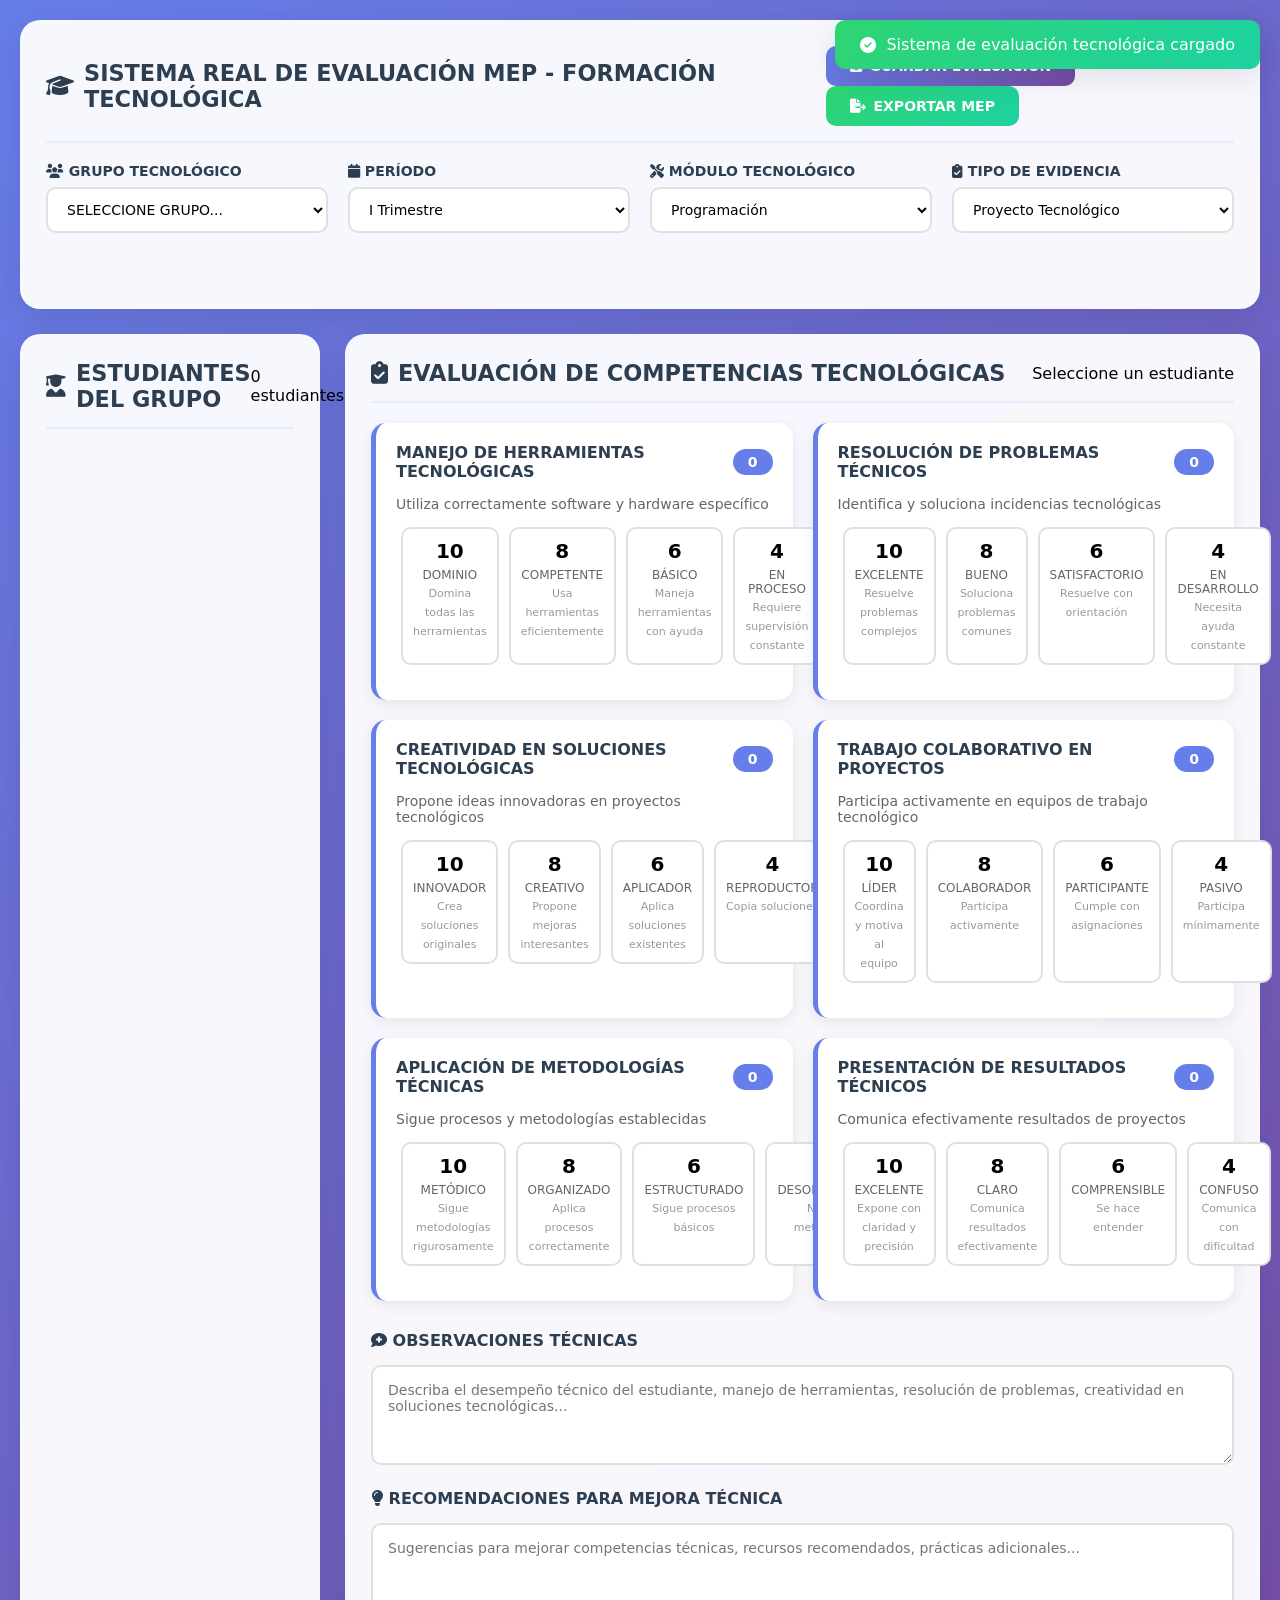
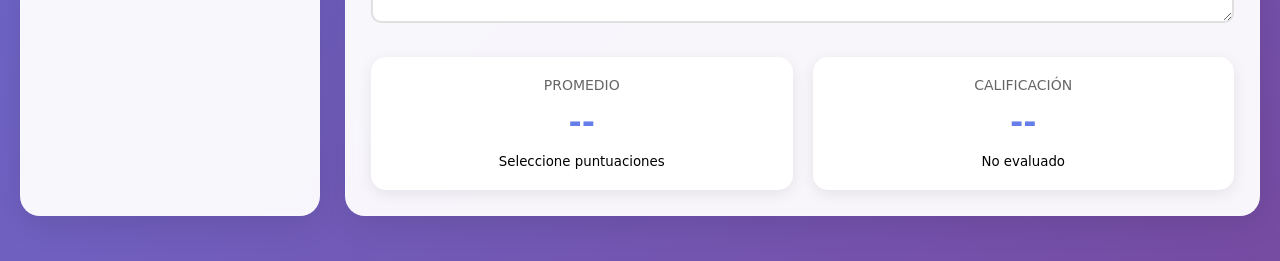
<file: evaluacion-real.html>
<!DOCTYPE html>
<html lang="es">
<head>
    <meta charset="UTF-8">
    <meta name="viewport" content="width=device-width, initial-scale=1.0">
    <title>TecnoPIA - Sistema REAL de Evaluación MEP</title>
    <style>
        /* ESTILOS COMPLETOS EN UN SOLO ARCHIVO */
        :root {
            --primary: #667eea;
            --secondary: #764ba2;
            --success: #2ed573;
            --warning: #ffa502;
            --danger: #ff4757;
            --dark: #2c3e50;
            --light: #f8f9fa;
            --glass: rgba(255, 255, 255, 0.1);
            --shadow: 0 8px 32px rgba(0, 0, 0, 0.1);
        }

        * {
            margin: 0;
            padding: 0;
            box-sizing: border-box;
            font-family: 'Segoe UI', system-ui, sans-serif;
        }

        body {
            background: linear-gradient(135deg, #667eea 0%, #764ba2 100%);
            min-height: 100vh;
            padding: 20px;
        }

        .container {
            max-width: 1400px;
            margin: 0 auto;
        }

        /* CARD GLASSMORPHISM REAL */
        .card {
            background: rgba(255, 255, 255, 0.95);
            backdrop-filter: blur(10px);
            border-radius: 20px;
            padding: 25px;
            box-shadow: var(--shadow);
            border: 1px solid rgba(255, 255, 255, 0.2);
            margin-bottom: 25px;
        }

        .card-header {
            border-bottom: 2px solid rgba(102, 126, 234, 0.1);
            padding-bottom: 15px;
            margin-bottom: 20px;
            display: flex;
            justify-content: space-between;
            align-items: center;
        }

        .card-header h3 {
            color: var(--dark);
            font-size: 1.4rem;
            display: flex;
            align-items: center;
            gap: 10px;
        }

        /* BOTONES REALES QUE FUNCIONAN */
        .btn {
            padding: 12px 24px;
            border: none;
            border-radius: 10px;
            font-weight: 600;
            cursor: pointer;
            transition: all 0.3s ease;
            display: inline-flex;
            align-items: center;
            gap: 8px;
            font-size: 14px;
        }

        .btn-primary {
            background: linear-gradient(135deg, var(--primary), var(--secondary));
            color: white;
        }

        .btn-primary:hover {
            transform: translateY(-2px);
            box-shadow: 0 5px 20px rgba(102, 126, 234, 0.4);
        }

        .btn-success {
            background: linear-gradient(135deg, #2ed573, #1dd1a1);
            color: white;
        }

        .btn-danger {
            background: linear-gradient(135deg, #ff4757, #ff3838);
            color: white;
        }

        /* FORMULARIOS REALES */
        .form-control {
            width: 100%;
            padding: 12px 15px;
            border: 2px solid #e0e0e0;
            border-radius: 10px;
            font-size: 14px;
            transition: all 0.3s;
            background: white;
        }

        .form-control:focus {
            outline: none;
            border-color: var(--primary);
            box-shadow: 0 0 0 3px rgba(102, 126, 234, 0.1);
        }

        .form-group {
            margin-bottom: 20px;
        }

        .form-group label {
            display: block;
            margin-bottom: 8px;
            font-weight: 600;
            color: var(--dark);
            font-size: 14px;
        }

        /* LAYOUT DE EVALUACIÓN */
        .evaluation-grid {
            display: grid;
            grid-template-columns: 300px 1fr;
            gap: 25px;
            margin-top: 20px;
        }

        /* LISTA DE ESTUDIANTES REAL */
        .student-list {
            max-height: 600px;
            overflow-y: auto;
        }

        .student-item {
            padding: 15px;
            border-radius: 10px;
            background: white;
            margin-bottom: 10px;
            border: 2px solid transparent;
            cursor: pointer;
            transition: all 0.3s;
            display: flex;
            align-items: center;
            gap: 15px;
        }

        .student-item:hover {
            border-color: var(--primary);
            transform: translateX(5px);
        }

        .student-item.active {
            border-color: var(--primary);
            background: linear-gradient(135deg, rgba(102, 126, 234, 0.1), rgba(118, 75, 162, 0.1));
        }

        .student-avatar {
            width: 50px;
            height: 50px;
            border-radius: 50%;
            background: linear-gradient(135deg, var(--primary), var(--secondary));
            display: flex;
            align-items: center;
            justify-content: center;
            color: white;
            font-weight: bold;
            font-size: 18px;
        }

        .student-info h4 {
            color: var(--dark);
            margin-bottom: 5px;
        }

        .student-info p {
            color: #666;
            font-size: 13px;
        }

        /* INDICADORES PNFT REALES */
        .indicators-container {
            display: grid;
            grid-template-columns: repeat(auto-fit, minmax(300px, 1fr));
            gap: 20px;
        }

        .indicator-card {
            background: white;
            border-radius: 15px;
            padding: 20px;
            border-left: 5px solid var(--primary);
            box-shadow: 0 4px 15px rgba(0,0,0,0.08);
        }

        .indicator-header {
            display: flex;
            justify-content: space-between;
            align-items: center;
            margin-bottom: 15px;
        }

        .indicator-header h4 {
            color: var(--dark);
            font-size: 16px;
        }

        .indicator-score {
            background: var(--primary);
            color: white;
            padding: 5px 15px;
            border-radius: 20px;
            font-weight: bold;
            font-size: 14px;
        }

        /* ESCALA DE EVALUACIÓN REAL */
        .rating-scale {
            display: flex;
            justify-content: space-between;
            margin: 15px 0;
        }

        .rating-option {
            flex: 1;
            text-align: center;
            padding: 10px;
            margin: 0 5px;
            border: 2px solid #e0e0e0;
            border-radius: 10px;
            cursor: pointer;
            transition: all 0.3s;
            background: white;
        }

        .rating-option:hover {
            border-color: var(--primary);
            transform: translateY(-2px);
        }

        .rating-option.active {
            border-color: var(--primary);
            background: linear-gradient(135deg, rgba(102, 126, 234, 0.1), rgba(118, 75, 162, 0.1));
            color: var(--primary);
            font-weight: bold;
        }

        .rating-value {
            font-size: 20px;
            font-weight: bold;
            margin-bottom: 5px;
        }

        .rating-label {
            font-size: 12px;
            color: #666;
        }

        /* OBSERVACIONES */
        .observations textarea {
            width: 100%;
            padding: 15px;
            border: 2px solid #e0e0e0;
            border-radius: 10px;
            font-size: 14px;
            resize: vertical;
            min-height: 100px;
        }

        /* RESUMEN */
        .summary-grid {
            display: grid;
            grid-template-columns: repeat(auto-fit, minmax(200px, 1fr));
            gap: 20px;
            margin-top: 30px;
        }

        .summary-card {
            background: white;
            border-radius: 15px;
            padding: 20px;
            text-align: center;
            box-shadow: 0 4px 15px rgba(0,0,0,0.08);
        }

        .summary-value {
            font-size: 32px;
            font-weight: bold;
            margin: 10px 0;
            color: var(--primary);
        }

        .summary-label {
            color: #666;
            font-size: 14px;
        }

        /* NOTIFICACIONES */
        .notification {
            position: fixed;
            top: 20px;
            right: 20px;
            padding: 15px 25px;
            border-radius: 10px;
            color: white;
            font-weight: 500;
            box-shadow: var(--shadow);
            animation: slideIn 0.3s ease-out;
            z-index: 1000;
            display: flex;
            align-items: center;
            gap: 10px;
        }

        .notification.success {
            background: linear-gradient(135deg, var(--success), #1dd1a1);
        }

        .notification.error {
            background: linear-gradient(135deg, var(--danger), #ff3838);
        }

        @keyframes slideIn {
            from { transform: translateX(100%); opacity: 0; }
            to { transform: translateX(0); opacity: 1; }
        }

        /* RESPONSIVE */
        @media (max-width: 1024px) {
            .evaluation-grid {
                grid-template-columns: 1fr;
            }
        }
    </style>
</head>
<body>
    <div class="container">
        <!-- HEADER PRINCIPAL -->
        <div class="card">
            <div class="card-header">
                <h3><i class="fas fa-graduation-cap"></i> SISTEMA REAL DE EVALUACIÓN MEP - FORMACIÓN TECNOLÓGICA</h3>
                <div>
                    <button class="btn btn-primary" onclick="guardarEvaluacion()">
                        <i class="fas fa-save"></i> GUARDAR EVALUACIÓN
                    </button>
                    <button class="btn btn-success" onclick="exportarEvaluacion()">
                        <i class="fas fa-file-export"></i> EXPORTAR MEP
                    </button>
                </div>
            </div>
            
            <!-- CONFIGURACIÓN INICIAL -->
            <div style="display: grid; grid-template-columns: repeat(auto-fit, minmax(250px, 1fr)); gap: 20px; margin-bottom: 30px;">
                <div class="form-group">
                    <label><i class="fas fa-users"></i> GRUPO TECNOLÓGICO</label>
                    <select id="selectGrupo" class="form-control" onchange="cargarEstudiantes()">
                        <option value="">SELECCIONE GRUPO...</option>
                        <option value="tecno7">7° Año - Informática</option>
                        <option value="tecno8">8° Año - Robótica</option>
                        <option value="tecno9">9° Año - Programación</option>
                        <option value="tecno10">10° Año - Redes</option>
                        <option value="tecno11">11° Año - Desarrollo Software</option>
                    </select>
                </div>
                
                <div class="form-group">
                    <label><i class="fas fa-calendar"></i> PERÍODO</label>
                    <select id="selectPeriodo" class="form-control">
                        <option value="1">I Trimestre</option>
                        <option value="2">II Trimestre</option>
                        <option value="3">III Trimestre</option>
                        <option value="final">Evaluación Final</option>
                    </select>
                </div>
                
                <div class="form-group">
                    <label><i class="fas fa-tools"></i> MÓDULO TECNOLÓGICO</label>
                    <select id="selectModulo" class="form-control">
                        <option value="programacion">Programación</option>
                        <option value="redes">Redes y Comunicaciones</option>
                        <option value="hardware">Hardware y Mantenimiento</option>
                        <option value="diseno">Diseño Digital</option>
                        <option value="robotica">Robótica Educativa</option>
                        <option value="seguridad">Seguridad Informática</option>
                    </select>
                </div>
                
                <div class="form-group">
                    <label><i class="fas fa-clipboard-check"></i> TIPO DE EVIDENCIA</label>
                    <select id="selectEvidencia" class="form-control">
                        <option value="proyecto">Proyecto Tecnológico</option>
                        <option value="practica">Práctica de Laboratorio</option>
                        <option value="portafolio">Portafolio Digital</option>
                        <option value="examen">Examen Práctico</option>
                        <option value="investigacion">Investigación Tecnológica</option>
                    </select>
                </div>
            </div>
        </div>

        <!-- CONTENIDO PRINCIPAL -->
        <div class="evaluation-grid">
            <!-- COLUMNA IZQUIERDA: LISTA DE ESTUDIANTES -->
            <div class="card">
                <div class="card-header">
                    <h3><i class="fas fa-user-graduate"></i> ESTUDIANTES DEL GRUPO</h3>
                    <span id="contadorEstudiantes">0 estudiantes</span>
                </div>
                <div class="student-list" id="listaEstudiantes">
                    <!-- Los estudiantes se cargarán aquí automáticamente -->
                </div>
            </div>

            <!-- COLUMNA DERECHA: EVALUACIÓN -->
            <div class="card">
                <div class="card-header">
                    <h3><i class="fas fa-clipboard-check"></i> EVALUACIÓN DE COMPETENCIAS TECNOLÓGICAS</h3>
                    <span id="estudianteSeleccionado">Seleccione un estudiante</span>
                </div>

                <!-- INDICADORES PNFT ESPECÍFICOS PARA TECNOLOGÍA -->
                <div class="indicators-container" id="indicadoresContainer">
                    <!-- Los indicadores se generarán dinámicamente -->
                </div>

                <!-- OBSERVACIONES ESPECÍFICAS -->
                <div style="margin-top: 30px;">
                    <h4 style="color: var(--dark); margin-bottom: 15px;">
                        <i class="fas fa-comment-medical"></i> OBSERVACIONES TÉCNICAS
                    </h4>
                    <div class="observations">
                        <textarea id="observacionesTecnicas" 
                                  placeholder="Describa el desempeño técnico del estudiante, manejo de herramientas, resolución de problemas, creatividad en soluciones tecnológicas..."></textarea>
                    </div>
                </div>

                <!-- RECOMENDACIONES TÉCNICAS -->
                <div style="margin-top: 20px;">
                    <h4 style="color: var(--dark); margin-bottom: 15px;">
                        <i class="fas fa-lightbulb"></i> RECOMENDACIONES PARA MEJORA TÉCNICA
                    </h4>
                    <div class="observations">
                        <textarea id="recomendacionesTecnicas" 
                                  placeholder="Sugerencias para mejorar competencias técnicas, recursos recomendados, prácticas adicionales..."></textarea>
                    </div>
                </div>

                <!-- RESUMEN DE EVALUACIÓN -->
                <div class="summary-grid" id="resumenEvaluacion">
                    <!-- El resumen se actualizará automáticamente -->
                </div>
            </div>
        </div>
    </div>

    <!-- SCRIPT COMPLETO Y FUNCIONAL -->
    <script>
        // BASE DE DATOS INICIAL - ESTUDIANTES DE TECNOLOGÍA
        const estudiantesTecnologia = {
            tecno7: [
                { id: 1, nombre: "Ana", apellido: "García", avatar: "AG" },
                { id: 2, nombre: "Carlos", apellido: "Rodríguez", avatar: "CR" },
                { id: 3, nombre: "María", apellido: "López", avatar: "ML" },
                { id: 4, nombre: "José", apellido: "Fernández", avatar: "JF" },
                { id: 5, nombre: "Laura", apellido: "Martínez", avatar: "LM" }
            ],
            tecno8: [
                { id: 6, nombre: "Diego", apellido: "Sánchez", avatar: "DS" },
                { id: 7, nombre: "Sofía", apellido: "Pérez", avatar: "SP" },
                { id: 8, nombre: "Andrés", apellido: "Gómez", avatar: "AG" },
                { id: 9, nombre: "Valeria", apellido: "Hernández", avatar: "VH" }
            ],
            tecno9: [
                { id: 10, nombre: "Javier", apellido: "Ramírez", avatar: "JR" },
                { id: 11, nombre: "Camila", apellido: "Torres", avatar: "CT" },
                { id: 12, nombre: "Ricardo", apellido: "Díaz", avatar: "RD" }
            ]
        };

        // INDICADORES PNFT PARA FORMACIÓN TECNOLÓGICA (REALES)
        const indicadoresTecnologia = [
            {
                id: "tecno1",
                nombre: "MANEJO DE HERRAMIENTAS TECNOLÓGICAS",
                descripcion: "Utiliza correctamente software y hardware específico",
                niveles: [
                    { valor: 10, label: "DOMINIO", desc: "Domina todas las herramientas" },
                    { valor: 8, label: "COMPETENTE", desc: "Usa herramientas eficientemente" },
                    { valor: 6, label: "BÁSICO", desc: "Maneja herramientas con ayuda" },
                    { valor: 4, label: "EN PROCESO", desc: "Requiere supervisión constante" },
                    { valor: 2, label: "INICIAL", desc: "No maneja herramientas" }
                ]
            },
            {
                id: "tecno2",
                nombre: "RESOLUCIÓN DE PROBLEMAS TÉCNICOS",
                descripcion: "Identifica y soluciona incidencias tecnológicas",
                niveles: [
                    { valor: 10, label: "EXCELENTE", desc: "Resuelve problemas complejos" },
                    { valor: 8, label: "BUENO", desc: "Soluciona problemas comunes" },
                    { valor: 6, label: "SATISFACTORIO", desc: "Resuelve con orientación" },
                    { valor: 4, label: "EN DESARROLLO", desc: "Necesita ayuda constante" },
                    { valor: 2, label: "INSUFICIENTE", desc: "No resuelve problemas" }
                ]
            },
            {
                id: "tecno3",
                nombre: "CREATIVIDAD EN SOLUCIONES TECNOLÓGICAS",
                descripcion: "Propone ideas innovadoras en proyectos tecnológicos",
                niveles: [
                    { valor: 10, label: "INNOVADOR", desc: "Crea soluciones originales" },
                    { valor: 8, label: "CREATIVO", desc: "Propone mejoras interesantes" },
                    { valor: 6, label: "APLICADOR", desc: "Aplica soluciones existentes" },
                    { valor: 4, label: "REPRODUCTOR", desc: "Copia soluciones" },
                    { valor: 2, label: "LIMITADO", desc: "No muestra creatividad" }
                ]
            },
            {
                id: "tecno4",
                nombre: "TRABAJO COLABORATIVO EN PROYECTOS",
                descripcion: "Participa activamente en equipos de trabajo tecnológico",
                niveles: [
                    { valor: 10, label: "LÍDER", desc: "Coordina y motiva al equipo" },
                    { valor: 8, label: "COLABORADOR", desc: "Participa activamente" },
                    { valor: 6, label: "PARTICIPANTE", desc: "Cumple con asignaciones" },
                    { valor: 4, label: "PASIVO", desc: "Participa mínimamente" },
                    { valor: 2, label: "AUSENTE", desc: "No colabora" }
                ]
            },
            {
                id: "tecno5",
                nombre: "APLICACIÓN DE METODOLOGÍAS TÉCNICAS",
                descripcion: "Sigue procesos y metodologías establecidas",
                niveles: [
                    { valor: 10, label: "METÓDICO", desc: "Sigue metodologías rigurosamente" },
                    { valor: 8, label: "ORGANIZADO", desc: "Aplica procesos correctamente" },
                    { valor: 6, label: "ESTRUCTURADO", desc: "Sigue procesos básicos" },
                    { valor: 4, label: "DESORGANIZADO", desc: "No sigue metodologías" },
                    { valor: 2, label: "CAÓTICO", desc: "Trabaja sin método" }
                ]
            },
            {
                id: "tecno6",
                nombre: "PRESENTACIÓN DE RESULTADOS TÉCNICOS",
                descripcion: "Comunica efectivamente resultados de proyectos",
                niveles: [
                    { valor: 10, label: "EXCELENTE", desc: "Expone con claridad y precisión" },
                    { valor: 8, label: "CLARO", desc: "Comunica resultados efectivamente" },
                    { valor: 6, label: "COMPRENSIBLE", desc: "Se hace entender" },
                    { valor: 4, label: "CONFUSO", desc: "Comunica con dificultad" },
                    { valor: 2, label: "INEFICAZ", desc: "No comunica resultados" }
                ]
            }
        ];

        // VARIABLES GLOBALES
        let estudianteActual = null;
        let evaluaciones = JSON.parse(localStorage.getItem('tecnoPIA_evaluaciones')) || {};

        // INICIALIZAR SISTEMA
        document.addEventListener('DOMContentLoaded', function() {
            generarIndicadores();
            actualizarResumen();
            
            // Configurar fecha actual
            const fechaInputs = document.querySelectorAll('input[type="date"]');
            const hoy = new Date().toISOString().split('T')[0];
            fechaInputs.forEach(input => {
                if (!input.value) input.value = hoy;
            });
            
            mostrarNotificacion('Sistema de evaluación tecnológica cargado', 'success');
        });

        // CARGAR ESTUDIANTES DEL GRUPO SELECCIONADO
        function cargarEstudiantes() {
            const grupoId = document.getElementById('selectGrupo').value;
            const lista = document.getElementById('listaEstudiantes');
            
            if (!grupoId) {
                lista.innerHTML = '<p style="text-align: center; color: #666; padding: 20px;">Seleccione un grupo tecnológico</p>';
                return;
            }
            
            const estudiantes = estudiantesTecnologia[grupoId] || [];
            let html = '';
            
            estudiantes.forEach(est => {
                const evaluado = evaluaciones[`${grupoId}_${est.id}`] ? '✓' : '';
                html += `
                    <div class="student-item" onclick="seleccionarEstudiante('${grupoId}', ${est.id})" 
                         id="est_${grupoId}_${est.id}">
                        <div class="student-avatar">${est.avatar}</div>
                        <div class="student-info">
                            <h4>${est.nombre} ${est.apellido} ${evaluado}</h4>
                            <p>Estudiante de Tecnología</p>
                        </div>
                    </div>
                `;
            });
            
            lista.innerHTML = html;
            document.getElementById('contadorEstudiantes').textContent = `${estudiantes.length} estudiantes`;
        }

        // GENERAR INDICADORES TECNOLÓGICOS
        function generarIndicadores() {
            const container = document.getElementById('indicadoresContainer');
            let html = '';
            
            indicadoresTecnologia.forEach(ind => {
                html += `
                    <div class="indicator-card">
                        <div class="indicator-header">
                            <h4>${ind.nombre}</h4>
                            <div class="indicator-score" id="score_${ind.id}">0</div>
                        </div>
                        <p style="color: #666; font-size: 14px; margin-bottom: 15px;">${ind.descripcion}</p>
                        
                        <div class="rating-scale">
                            ${ind.niveles.map(nivel => `
                                <div class="rating-option" 
                                     onclick="seleccionarPuntuacion('${ind.id}', ${nivel.valor})"
                                     id="opt_${ind.id}_${nivel.valor}">
                                    <div class="rating-value">${nivel.valor}</div>
                                    <div class="rating-label">${nivel.label}</div>
                                    <small style="font-size: 11px; color: #999;">${nivel.desc}</small>
                                </div>
                            `).join('')}
                        </div>
                    </div>
                `;
            });
            
            container.innerHTML = html;
        }

        // SELECCIONAR ESTUDIANTE
        function seleccionarEstudiante(grupoId, estudianteId) {
            // Remover selección anterior
            document.querySelectorAll('.student-item.active').forEach(item => {
                item.classList.remove('active');
            });
            
            // Activar estudiante seleccionado
            const estudianteElement = document.getElementById(`est_${grupoId}_${estudianteId}`);
            if (estudianteElement) {
                estudianteElement.classList.add('active');
            }
            
            // Buscar datos del estudiante
            const estudiantes = estudiantesTecnologia[grupoId] || [];
            estudianteActual = estudiantes.find(e => e.id === estudianteId);
            
            if (estudianteActual) {
                document.getElementById('estudianteSeleccionado').innerHTML = 
                    `<strong>${estudianteActual.nombre} ${estudianteActual.apellido}</strong> - Evaluando`;
                
                // Cargar evaluación existente si la hay
                const key = `${grupoId}_${estudianteId}`;
                if (evaluaciones[key]) {
                    cargarEvaluacionExistente(evaluaciones[key]);
                } else {
                    limpiarEvaluacion();
                }
            }
        }

        // SELECCIONAR PUNTUACIÓN
        function seleccionarPuntuacion(indicatorId, valor) {
            // Remover selección anterior en este indicador
            document.querySelectorAll(`[id^="opt_${indicatorId}_"]`).forEach(opt => {
                opt.classList.remove('active');
            });
            
            // Activar opción seleccionada
            const opcion = document.getElementById(`opt_${indicatorId}_${valor}`);
            if (opcion) {
                opcion.classList.add('active');
            }
            
            // Actualizar puntuación mostrada
            document.getElementById(`score_${indicatorId}`).textContent = valor;
            
            // Actualizar resumen
            actualizarResumen();
        }

        // ACTUALIZAR RESUMEN
        function actualizarResumen() {
            const puntuaciones = [];
            
            // Obtener todas las puntuaciones seleccionadas
            indicadoresTecnologia.forEach(ind => {
                const opcionActiva = document.querySelector(`#opt_${ind.id}_`.active);
                if (opcionActiva) {
                    const valor = parseInt(opcionActiva.querySelector('.rating-value').textContent);
                    puntuaciones.push(valor);
                }
            });
            
            const resumen = document.getElementById('resumenEvaluacion');
            
            if (puntuaciones.length === 0) {
                resumen.innerHTML = `
                    <div class="summary-card">
                        <div class="summary-label">PROMEDIO</div>
                        <div class="summary-value">--</div>
                        <small>Seleccione puntuaciones</small>
                    </div>
                    <div class="summary-card">
                        <div class="summary-label">CALIFICACIÓN</div>
                        <div class="summary-value">--</div>
                        <small>No evaluado</small>
                    </div>
                `;
                return;
            }
            
            // Calcular estadísticas
            const suma = puntuaciones.reduce((a, b) => a + b, 0);
            const promedio = (suma / puntuaciones.length).toFixed(1);
            const porcentaje = ((suma / (puntuaciones.length * 10)) * 100).toFixed(1);
            
            // Determinar calificación
            let calificacion = "No evaluado";
            let color = "#666";
            
            if (porcentaje >= 90) {
                calificacion = "Excelente (A)";
                color = "#2ed573";
            } else if (porcentaje >= 80) {
                calificacion = "Muy Bueno (B)";
                color = "#7bed9f";
            } else if (porcentaje >= 70) {
                calificacion = "Bueno (C)";
                color = "#1e90ff";
            } else if (porcentaje >= 60) {
                calificacion = "Satisfactorio (D)";
                color = "#ffa502";
            } else {
                calificacion = "Insuficiente (F)";
                color = "#ff4757";
            }
            
            resumen.innerHTML = `
                <div class="summary-card">
                    <div class="summary-label">PROMEDIO</div>
                    <div class="summary-value">${promedio}/10</div>
                    <small>${puntuaciones.length} indicadores</small>
                </div>
                <div class="summary-card">
                    <div class="summary-label">PORCENTAJE</div>
                    <div class="summary-value">${porcentaje}%</div>
                    <small>Rendimiento técnico</small>
                </div>
                <div class="summary-card">
                    <div class="summary-label">CALIFICACIÓN MEP</div>
                    <div class="summary-value" style="color: ${color}">${calificacion.split(' ')[0]}</div>
                    <small>${calificacion}</small>
                </div>
                <div class="summary-card">
                    <div class="summary-label">ESTADO</div>
                    <div class="summary-value">${puntuaciones.length}/${indicadoresTecnologia.length}</div>
                    <small>Indicadores evaluados</small>
                </div>
            `;
        }

        // GUARDAR EVALUACIÓN
        function guardarEvaluacion() {
            if (!estudianteActual) {
                mostrarNotificacion('Seleccione un estudiante primero', 'error');
                return;
            }
            
            const grupoId = document.getElementById('selectGrupo').value;
            if (!grupoId) {
                mostrarNotificacion('Seleccione un grupo', 'error');
                return;
            }
            
            // Recopilar datos de la evaluación
            const evaluacion = {
                id: Date.now(),
                fecha: new Date().toISOString(),
                fechaLegible: new Date().toLocaleDateString('es-CR'),
                grupoId: grupoId,
                estudianteId: estudianteActual.id,
                estudianteNombre: `${estudianteActual.nombre} ${estudianteActual.apellido}`,
                periodo: document.getElementById('selectPeriodo').value,
                modulo: document.getElementById('selectModulo').value,
                evidencia: document.getElementById('selectEvidencia').value,
                observaciones: document.getElementById('observacionesTecnicas').value,
                recomendaciones: document.getElementById('recomendacionesTecnicas').value,
                calificacion: obtenerCalificacionFinal()
            };
            
            // Recopilar puntuaciones
            evaluacion.puntuaciones = {};
            indicadoresTecnologia.forEach(ind => {
                const opcionActiva = document.querySelector(`#opt_${ind.id}_`.active);
                if (opcionActiva) {
                    const valor = parseInt(opcionActiva.querySelector('.rating-value').textContent);
                    evaluacion.puntuaciones[ind.id] = valor;
                }
            });
            
            // Guardar en localStorage
            const key = `${grupoId}_${estudianteActual.id}`;
            evaluaciones[key] = evaluacion;
            localStorage.setItem('tecnoPIA_evaluaciones', JSON.stringify(evaluaciones));
            
            // Actualizar interfaz
            const estudianteElement = document.getElementById(`est_${grupoId}_${estudianteActual.id}`);
            if (estudianteElement) {
                const nombreElement = estudianteElement.querySelector('h4');
                if (!nombreElement.textContent.includes('✓')) {
                    nombreElement.textContent += ' ✓';
                }
            }
            
            mostrarNotificacion(`Evaluación de ${estudianteActual.nombre} guardada exitosamente`, 'success');
        }

        // OBTENER CALIFICACIÓN FINAL
        function obtenerCalificacionFinal() {
            const puntuaciones = [];
            
            indicadoresTecnologia.forEach(ind => {
                const opcionActiva = document.querySelector(`#opt_${ind.id}_`.active);
                if (opcionActiva) {
                    const valor = parseInt(opcionActiva.querySelector('.rating-value').textContent);
                    puntuaciones.push(valor);
                }
            });
            
            if (puntuaciones.length === 0) return "No evaluado";
            
            const promedio = puntuaciones.reduce((a, b) => a + b, 0) / puntuaciones.length;
            
            if (promedio >= 9) return "Excelente (A)";
            if (promedio >= 8) return "Muy Bueno (B)";
            if (promedio >= 7) return "Bueno (C)";
            if (promedio >= 6) return "Satisfactorio (D)";
            return "Insuficiente (F)";
        }

        // CARGAR EVALUACIÓN EXISTENTE
        function cargarEvaluacionExistente(evaluacion) {
            // Cargar puntuaciones
            if (evaluacion.puntuaciones) {
                Object.keys(evaluacion.puntuaciones).forEach(indId => {
                    const valor = evaluacion.puntuaciones[indId];
                    seleccionarPuntuacion(indId, valor);
                });
            }
            
            // Cargar observaciones
            if (evaluacion.observaciones) {
                document.getElementById('observacionesTecnicas').value = evaluacion.observaciones;
            }
            
            // Cargar recomendaciones
            if (evaluacion.recomendaciones) {
                document.getElementById('recomendacionesTecnicas').value = evaluacion.recomendaciones;
            }
            
            mostrarNotificacion('Evaluación anterior cargada', 'success');
        }

        // LIMPIAR EVALUACIÓN
        function limpiarEvaluacion() {
            document.querySelectorAll('.rating-option.active').forEach(opt => {
                opt.classList.remove('active');
            });
            
            indicadoresTecnologia.forEach(ind => {
                document.getElementById(`score_${ind.id}`).textContent = '0';
            });
            
            document.getElementById('observacionesTecnicas').value = '';
            document.getElementById('recomendacionesTecnicas').value = '';
            
            actualizarResumen();
        }

        // EXPORTAR EVALUACIÓN (FORMATO MEP)
        function exportarEvaluacion() {
            if (!estudianteActual) {
                mostrarNotificacion('Seleccione un estudiante para exportar', 'error');
                return;
            }
            
            const grupoId = document.getElementById('selectGrupo').value;
            const key = `${grupoId}_${estudianteActual.id}`;
            const evaluacion = evaluaciones[key];
            
            if (!evaluacion) {
                mostrarNotificacion('Primero guarde la evaluación', 'error');
                return;
            }
            
            // Generar contenido del informe
            let contenido = `INFORME DE EVALUACIÓN TECNOLÓGICA - MEP\n`;
            contenido += `===========================================\n\n`;
            contenido += `ESTUDIANTE: ${evaluacion.estudianteNombre}\n`;
            contenido += `GRUPO: ${document.getElementById('selectGrupo').selectedOptions[0].text}\n`;
            contenido += `MÓDULO: ${document.getElementById('selectModulo').selectedOptions[0].text}\n`;
            contenido += `PERÍODO: ${document.getElementById('selectPeriodo').selectedOptions[0].text}\n`;
            contenido += `FECHA: ${evaluacion.fechaLegible}\n`;
            contenido += `CALIFICACIÓN: ${evaluacion.calificacion}\n\n`;
            
            contenido += `RESULTADOS POR COMPETENCIA:\n`;
            contenido += `--------------------------\n`;
            
            indicadoresTecnologia.forEach(ind => {
                const puntuacion = evaluacion.puntuaciones[ind.id] || 'No evaluado';
                contenido += `${ind.nombre}: ${puntuacion}/10\n`;
            });
            
            contenido += `\nOBSERVACIONES:\n`;
            contenido += `--------------\n`;
            contenido += `${evaluacion.observaciones || 'Sin observaciones'}\n\n`;
            
            contenido += `RECOMENDACIONES:\n`;
            contenido += `----------------\n`;
            contenido += `${evaluacion.recomendaciones || 'Sin recomendaciones'}\n\n`;
            
            contenido += `----------------------------------------\n`;
            contenido += `Documento generado por TecnoPIA - Sistema de Evaluación MEP\n`;
            contenido += `Fecha de generación: ${new Date().toLocaleString('es-CR')}\n`;
            
            // Crear y descargar archivo
            const blob = new Blob([contenido], { type: 'text/plain;charset=utf-8' });
            const url = URL.createObjectURL(blob);
            const a = document.createElement('a');
            a.href = url;
            a.download = `Evaluacion_${evaluacion.estudianteNombre}_${evaluacion.fechaLegible}.txt`;
            document.body.appendChild(a);
            a.click();
            document.body.removeChild(a);
            URL.revokeObjectURL(url);
            
            mostrarNotificacion('Evaluación exportada exitosamente', 'success');
        }

        // MOSTRAR NOTIFICACIÓN
        function mostrarNotificacion(mensaje, tipo = 'info') {
            const notification = document.createElement('div');
            notification.className = `notification ${tipo}`;
            notification.innerHTML = `
                <i class="fas fa-${tipo === 'success' ? 'check-circle' : 'exclamation-circle'}"></i>
                ${mensaje}
            `;
            
            document.body.appendChild(notification);
            
            setTimeout(() => {
                notification.style.animation = 'slideIn 0.3s ease-out reverse';
                setTimeout(() => {
                    if (notification.parentNode) {
                        notification.parentNode.removeChild(notification);
                    }
                }, 300);
            }, 3000);
        }

        // AGREGAR ICONOS FONT AWESOME
        const faLink = document.createElement('link');
        faLink.rel = 'stylesheet';
        faLink.href = 'https://cdnjs.cloudflare.com/ajax/libs/font-awesome/6.4.0/css/all.min.css';
        document.head.appendChild(faLink);
    </script>
</body>
</html>
</file>
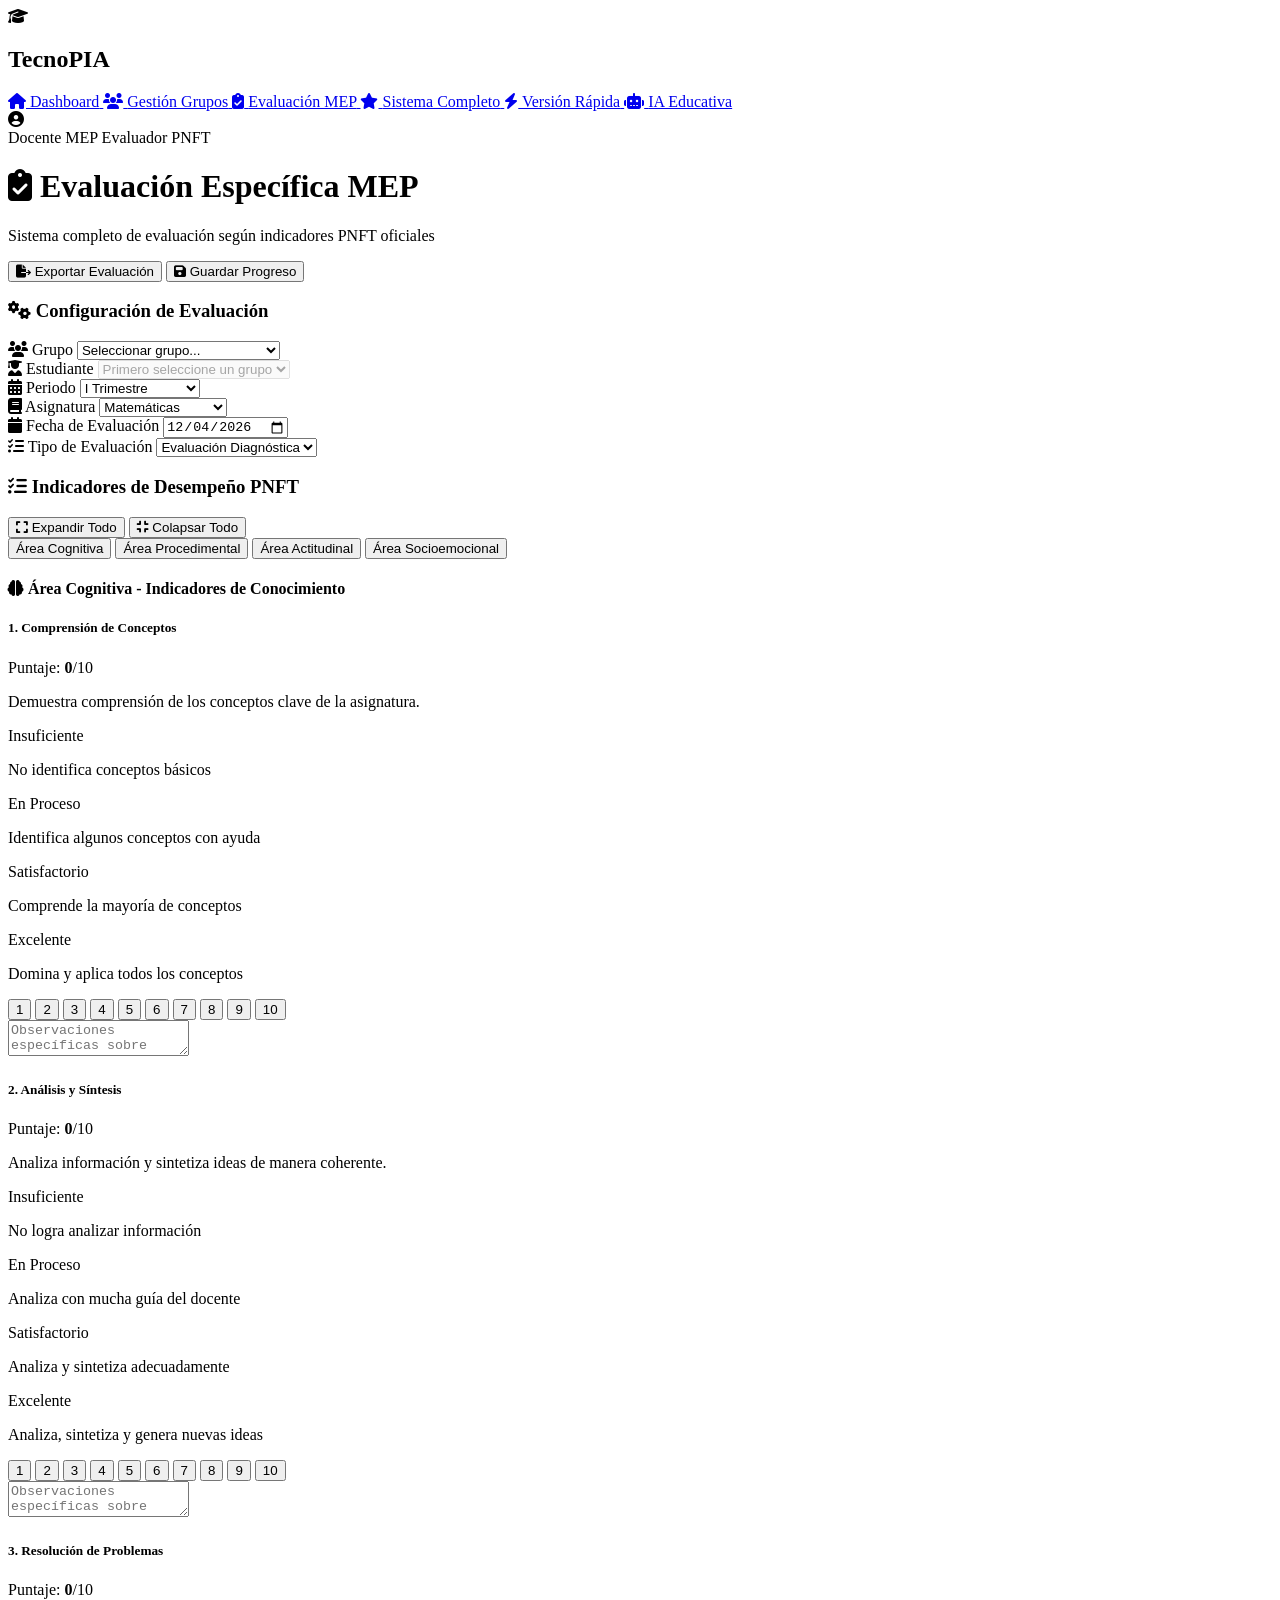
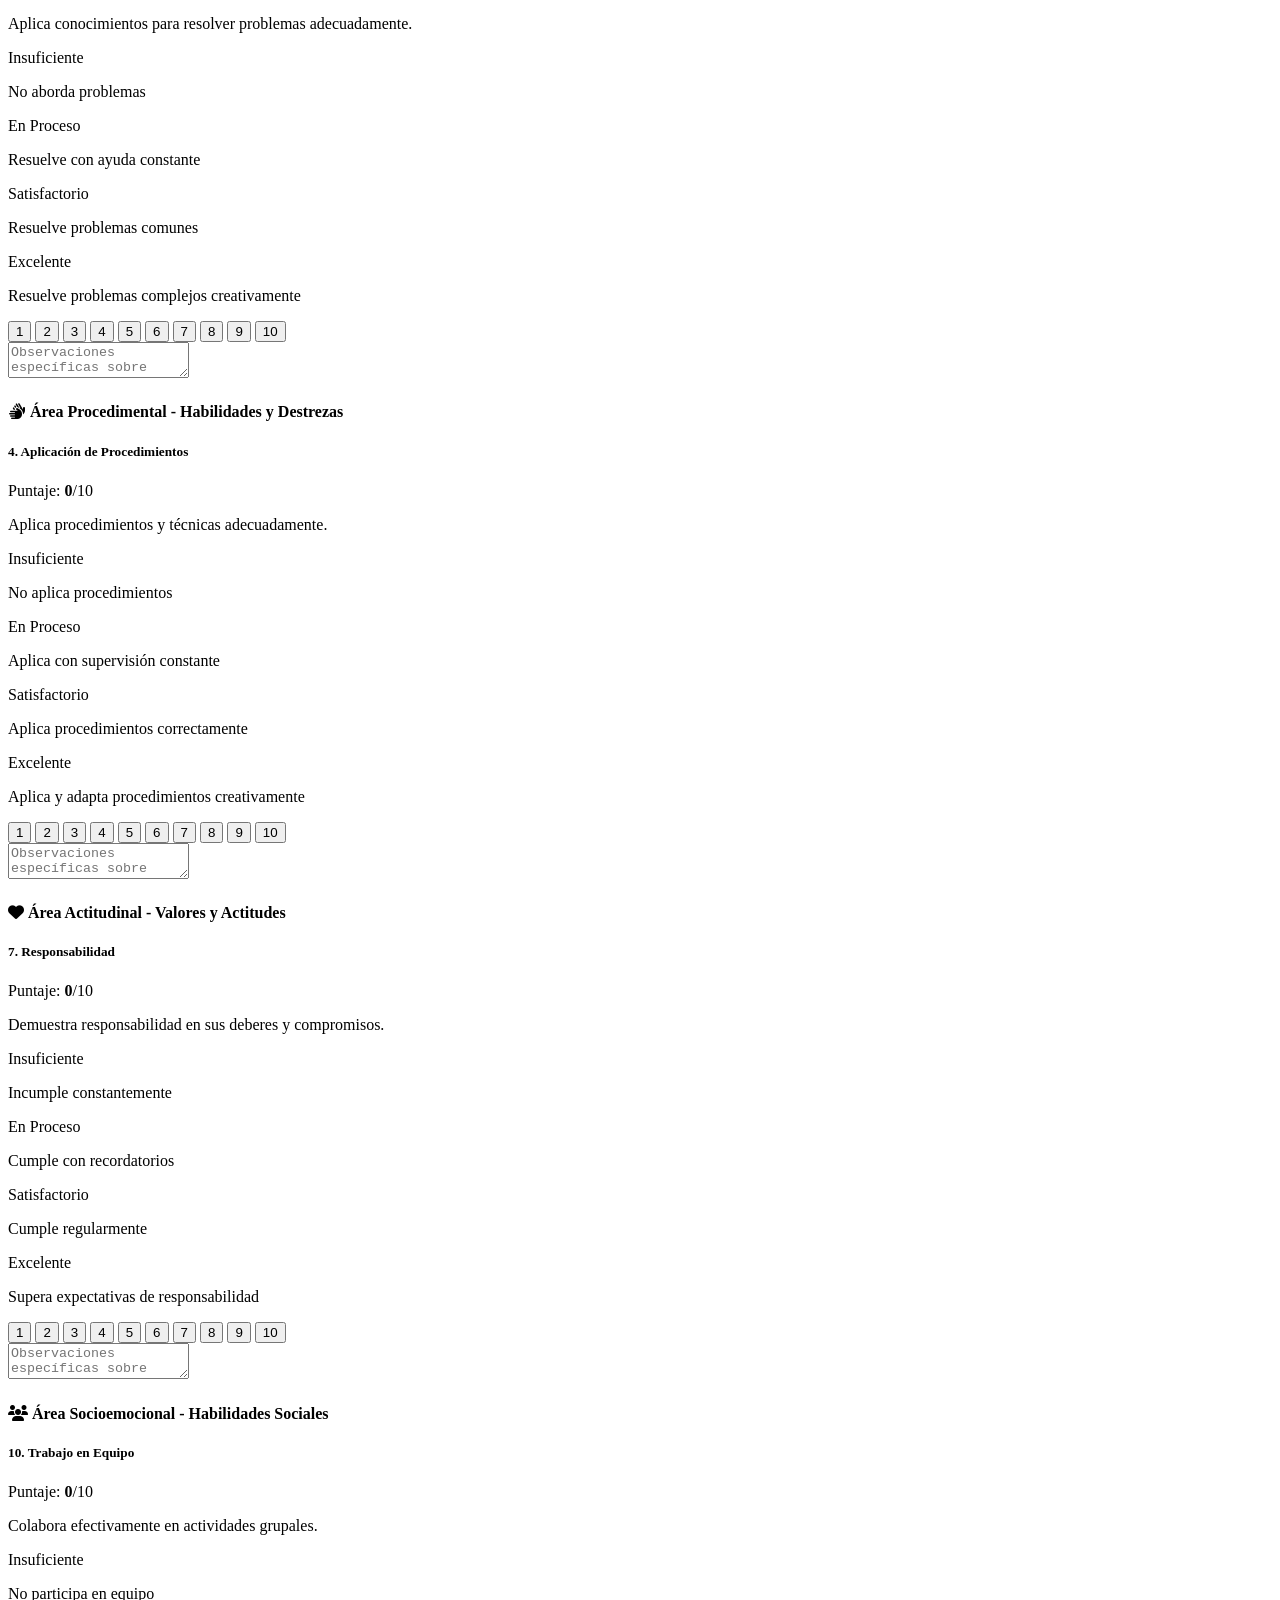
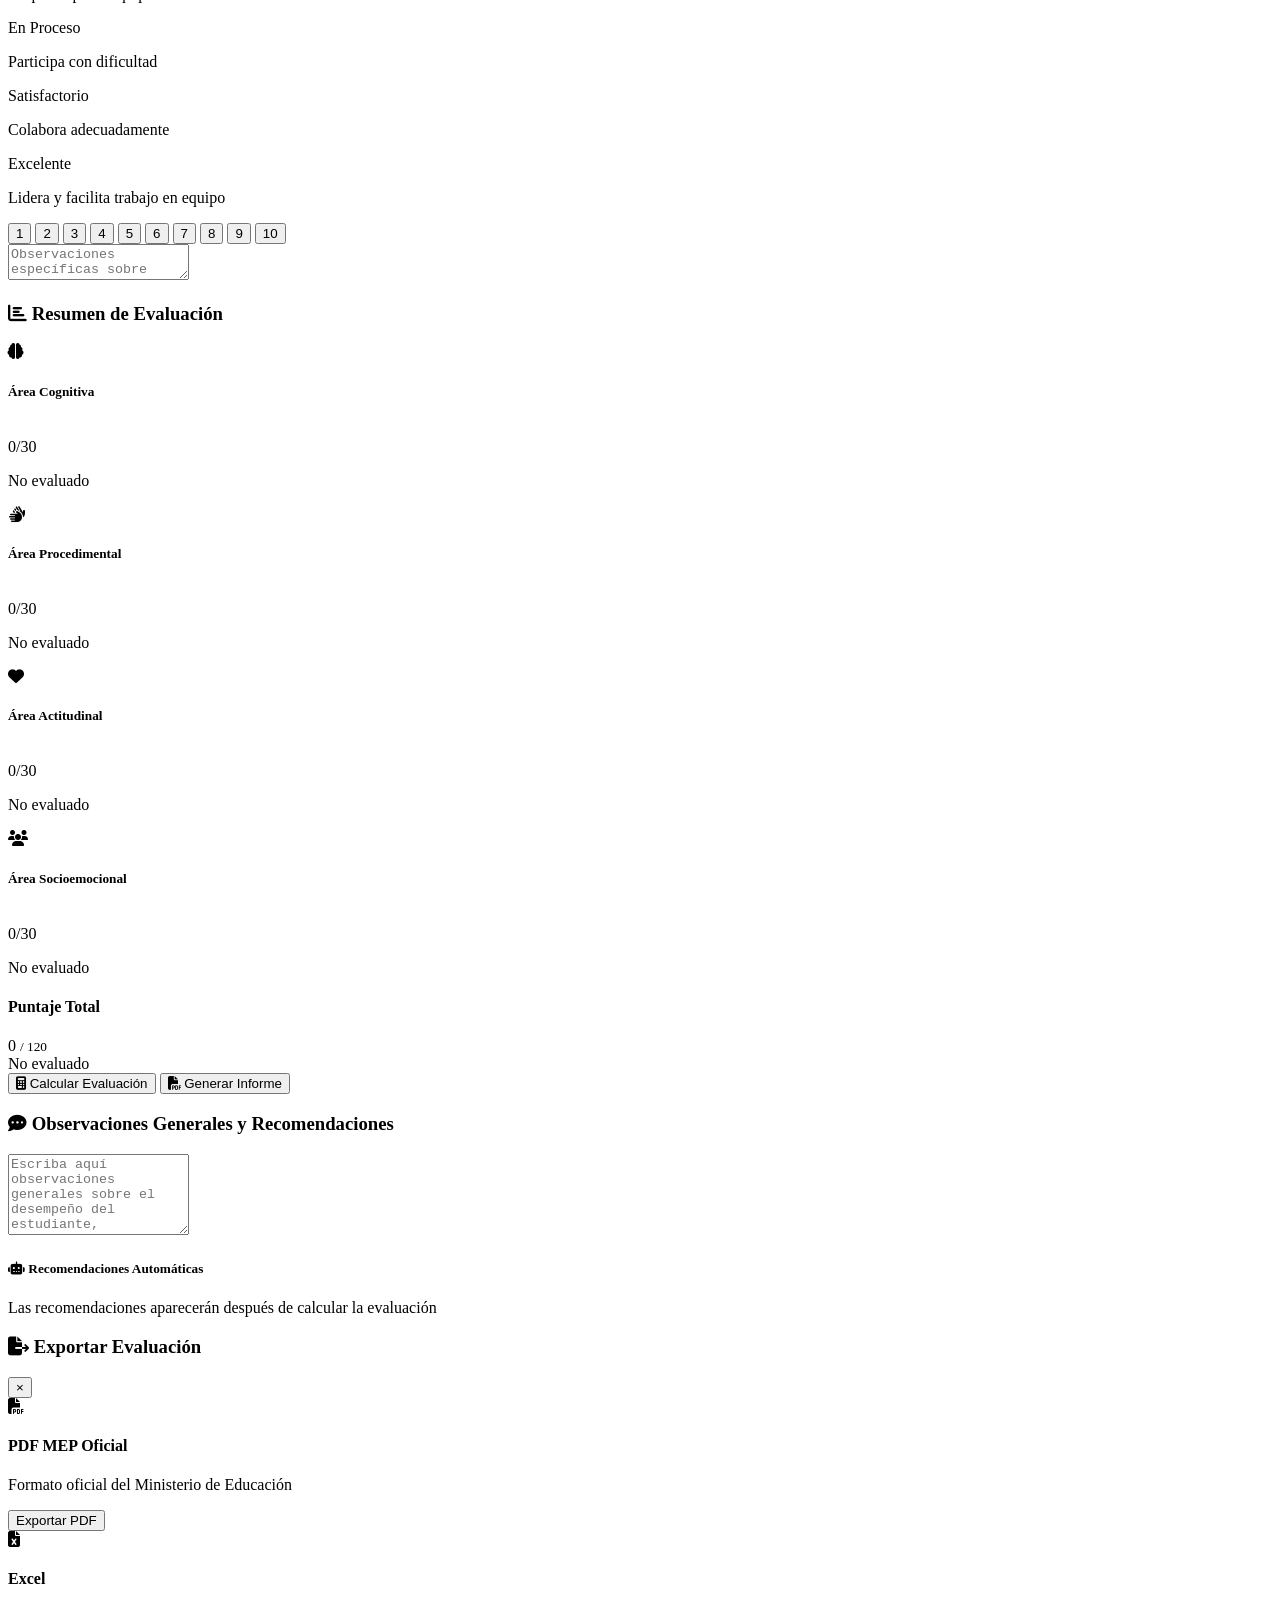
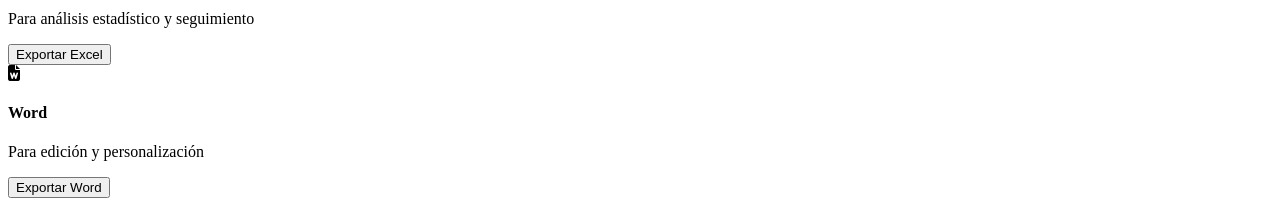
<file: sistemas/evaluacion-mep.html>
<!DOCTYPE html>
<html lang="es">
<head>
    <meta charset="UTF-8">
    <meta name="viewport" content="width=device-width, initial-scale=1.0">
    <title>TecnoPIA - Evaluación MEP</title>
    <link rel="stylesheet" href="../css/dashboard.css">
    <link rel="stylesheet" href="https://cdnjs.cloudflare.com/ajax/libs/font-awesome/6.4.0/css/all.min.css">
    <link href="https://fonts.googleapis.com/css2?family=Poppins:wght@300;400;500;600;700&display=swap" rel="stylesheet">
</head>
<body>
    <div class="container">
        <!-- Sidebar -->
        <aside class="sidebar">
            <div class="logo">
                <i class="fas fa-graduation-cap"></i>
                <h2>TecnoPIA</h2>
            </div>
            
            <nav class="menu">
                <a href="../dashboard.html" class="menu-item">
                    <i class="fas fa-home"></i>
                    <span>Dashboard</span>
                </a>
                <a href="gestion-grupos.html" class="menu-item">
                    <i class="fas fa-users"></i>
                    <span>Gestión Grupos</span>
                </a>
                <a href="evaluacion-mep.html" class="menu-item active">
                    <i class="fas fa-clipboard-check"></i>
                    <span>Evaluación MEP</span>
                </a>
                <a href="completo.html" class="menu-item">
                    <i class="fas fa-star"></i>
                    <span>Sistema Completo</span>
                </a>
                <a href="base.html" class="menu-item">
                    <i class="fas fa-bolt"></i>
                    <span>Versión Rápida</span>
                </a>
                <a href="ia.html" class="menu-item">
                    <i class="fas fa-robot"></i>
                    <span>IA Educativa</span>
                </a>
            </nav>
            
            <div class="user-info">
                <div class="user-avatar">
                    <i class="fas fa-user-circle"></i>
                </div>
                <div class="user-details">
                    <span class="user-name">Docente MEP</span>
                    <span class="user-role">Evaluador PNFT</span>
                </div>
            </div>
        </aside>

        <!-- Main Content -->
        <main class="main-content">
            <!-- Header -->
            <header class="header">
                <div class="header-title">
                    <h1><i class="fas fa-clipboard-check"></i> Evaluación Específica MEP</h1>
                    <p>Sistema completo de evaluación según indicadores PNFT oficiales</p>
                </div>
                <div class="header-actions">
                    <button class="btn btn-primary" id="exportarEvaluacion">
                        <i class="fas fa-file-export"></i> Exportar Evaluación
                    </button>
                    <button class="btn btn-secondary" id="guardarEvaluacion">
                        <i class="fas fa-save"></i> Guardar Progreso
                    </button>
                </div>
            </header>

            <!-- Contenido Principal -->
            <div class="content-grid">
                <!-- Panel de Selección -->
                <div class="card full-width">
                    <div class="card-header">
                        <h3><i class="fas fa-cogs"></i> Configuración de Evaluación</h3>
                    </div>
                    <div class="card-body">
                        <div class="config-row">
                            <div class="form-group">
                                <label for="grupoSelect"><i class="fas fa-users"></i> Grupo</label>
                                <select id="grupoSelect" class="form-control">
                                    <option value="">Seleccionar grupo...</option>
                                </select>
                            </div>
                            <div class="form-group">
                                <label for="estudianteSelect"><i class="fas fa-user-graduate"></i> Estudiante</label>
                                <select id="estudianteSelect" class="form-control" disabled>
                                    <option value="">Primero seleccione un grupo</option>
                                </select>
                            </div>
                            <div class="form-group">
                                <label for="periodoSelect"><i class="fas fa-calendar-alt"></i> Periodo</label>
                                <select id="periodoSelect" class="form-control">
                                    <option value="1">I Trimestre</option>
                                    <option value="2">II Trimestre</option>
                                    <option value="3">III Trimestre</option>
                                    <option value="final">Evaluación Final</option>
                                </select>
                            </div>
                        </div>
                        
                        <div class="config-row">
                            <div class="form-group">
                                <label for="asignaturaSelect"><i class="fas fa-book"></i> Asignatura</label>
                                <select id="asignaturaSelect" class="form-control">
                                    <option value="matematica">Matemáticas</option>
                                    <option value="espanol">Español</option>
                                    <option value="ciencias">Ciencias</option>
                                    <option value="estudios">Estudios Sociales</option>
                                    <option value="ingles">Inglés</option>
                                    <option value="tecnologia">Tecnología</option>
                                </select>
                            </div>
                            <div class="form-group">
                                <label for="fechaEvaluacion"><i class="fas fa-calendar"></i> Fecha de Evaluación</label>
                                <input type="date" id="fechaEvaluacion" class="form-control" value="">
                            </div>
                            <div class="form-group">
                                <label for="tipoEvaluacion"><i class="fas fa-tasks"></i> Tipo de Evaluación</label>
                                <select id="tipoEvaluacion" class="form-control">
                                    <option value="diagnostica">Evaluación Diagnóstica</option>
                                    <option value="formativa">Evaluación Formativa</option>
                                    <option value="sumativa">Evaluación Sumativa</option>
                                    <option value="autoevaluacion">Autoevaluación</option>
                                    <option value="coevaluacion">Coevaluación</option>
                                </select>
                            </div>
                        </div>
                    </div>
                </div>

                <!-- Indicadores PNFT -->
                <div class="card full-width">
                    <div class="card-header">
                        <h3><i class="fas fa-list-check"></i> Indicadores de Desempeño PNFT</h3>
                        <div class="card-actions">
                            <button class="btn-icon" id="expandirTodo"><i class="fas fa-expand"></i> Expandir Todo</button>
                            <button class="btn-icon" id="colapsarTodo"><i class="fas fa-compress"></i> Colapsar Todo</button>
                        </div>
                    </div>
                    <div class="card-body">
                        <!-- Navegación por áreas -->
                        <div class="areas-tabs">
                            <button class="area-tab active" data-area="cognitivo">Área Cognitiva</button>
                            <button class="area-tab" data-area="procedimental">Área Procedimental</button>
                            <button class="area-tab" data-area="actitudinal">Área Actitudinal</button>
                            <button class="area-tab" data-area="socioemocional">Área Socioemocional</button>
                        </div>

                        <!-- Área Cognitiva -->
                        <div class="area-container active" id="area-cognitivo">
                            <h4><i class="fas fa-brain"></i> Área Cognitiva - Indicadores de Conocimiento</h4>
                            <div class="indicadores-grid">
                                <!-- Indicador 1 -->
                                <div class="indicador-item">
                                    <div class="indicador-header">
                                        <h5>1. Comprensión de Conceptos</h5>
                                        <span class="indicador-puntaje">Puntaje: <strong id="puntaje-cognitivo-1">0</strong>/10</span>
                                    </div>
                                    <p class="indicador-descripcion">Demuestra comprensión de los conceptos clave de la asignatura.</p>
                                    <div class="indicador-escala">
                                        <div class="escala-item" data-value="1">
                                            <span>Insuficiente</span>
                                            <p>No identifica conceptos básicos</p>
                                        </div>
                                        <div class="escala-item" data-value="4">
                                            <span>En Proceso</span>
                                            <p>Identifica algunos conceptos con ayuda</p>
                                        </div>
                                        <div class="escala-item" data-value="7">
                                            <span>Satisfactorio</span>
                                            <p>Comprende la mayoría de conceptos</p>
                                        </div>
                                        <div class="escala-item" data-value="10">
                                            <span>Excelente</span>
                                            <p>Domina y aplica todos los conceptos</p>
                                        </div>
                                    </div>
                                    <div class="indicador-control">
                                        <button class="btn-escala" data-indicador="cognitivo-1" data-value="1">1</button>
                                        <button class="btn-escala" data-indicador="cognitivo-1" data-value="2">2</button>
                                        <button class="btn-escala" data-indicador="cognitivo-1" data-value="3">3</button>
                                        <button class="btn-escala" data-indicador="cognitivo-1" data-value="4">4</button>
                                        <button class="btn-escala" data-indicador="cognitivo-1" data-value="5">5</button>
                                        <button class="btn-escala" data-indicador="cognitivo-1" data-value="6">6</button>
                                        <button class="btn-escala" data-indicador="cognitivo-1" data-value="7">7</button>
                                        <button class="btn-escala" data-indicador="cognitivo-1" data-value="8">8</button>
                                        <button class="btn-escala" data-indicador="cognitivo-1" data-value="9">9</button>
                                        <button class="btn-escala" data-indicador="cognitivo-1" data-value="10">10</button>
                                    </div>
                                    <textarea class="indicador-observacion" placeholder="Observaciones específicas sobre este indicador..."></textarea>
                                </div>

                                <!-- Indicador 2 -->
                                <div class="indicador-item">
                                    <div class="indicador-header">
                                        <h5>2. Análisis y Síntesis</h5>
                                        <span class="indicador-puntaje">Puntaje: <strong id="puntaje-cognitivo-2">0</strong>/10</span>
                                    </div>
                                    <p class="indicador-descripcion">Analiza información y sintetiza ideas de manera coherente.</p>
                                    <div class="indicador-escala">
                                        <div class="escala-item" data-value="1">
                                            <span>Insuficiente</span>
                                            <p>No logra analizar información</p>
                                        </div>
                                        <div class="escala-item" data-value="4">
                                            <span>En Proceso</span>
                                            <p>Analiza con mucha guía del docente</p>
                                        </div>
                                        <div class="escala-item" data-value="7">
                                            <span>Satisfactorio</span>
                                            <p>Analiza y sintetiza adecuadamente</p>
                                        </div>
                                        <div class="escala-item" data-value="10">
                                            <span>Excelente</span>
                                            <p>Analiza, sintetiza y genera nuevas ideas</p>
                                        </div>
                                    </div>
                                    <div class="indicador-control">
                                        <button class="btn-escala" data-indicador="cognitivo-2" data-value="1">1</button>
                                        <button class="btn-escala" data-indicador="cognitivo-2" data-value="2">2</button>
                                        <button class="btn-escala" data-indicador="cognitivo-2" data-value="3">3</button>
                                        <button class="btn-escala" data-indicador="cognitivo-2" data-value="4">4</button>
                                        <button class="btn-escala" data-indicador="cognitivo-2" data-value="5">5</button>
                                        <button class="btn-escala" data-indicador="cognitivo-2" data-value="6">6</button>
                                        <button class="btn-escala" data-indicador="cognitivo-2" data-value="7">7</button>
                                        <button class="btn-escala" data-indicador="cognitivo-2" data-value="8">8</button>
                                        <button class="btn-escala" data-indicador="cognitivo-2" data-value="9">9</button>
                                        <button class="btn-escala" data-indicador="cognitivo-2" data-value="10">10</button>
                                    </div>
                                    <textarea class="indicador-observacion" placeholder="Observaciones específicas sobre este indicador..."></textarea>
                                </div>

                                <!-- Indicador 3 -->
                                <div class="indicador-item">
                                    <div class="indicador-header">
                                        <h5>3. Resolución de Problemas</h5>
                                        <span class="indicador-puntaje">Puntaje: <strong id="puntaje-cognitivo-3">0</strong>/10</span>
                                    </div>
                                    <p class="indicador-descripcion">Aplica conocimientos para resolver problemas adecuadamente.</p>
                                    <div class="indicador-escala">
                                        <div class="escala-item" data-value="1">
                                            <span>Insuficiente</span>
                                            <p>No aborda problemas</p>
                                        </div>
                                        <div class="escala-item" data-value="4">
                                            <span>En Proceso</span>
                                            <p>Resuelve con ayuda constante</p>
                                        </div>
                                        <div class="escala-item" data-value="7">
                                            <span>Satisfactorio</span>
                                            <p>Resuelve problemas comunes</p>
                                        </div>
                                        <div class="escala-item" data-value="10">
                                            <span>Excelente</span>
                                            <p>Resuelve problemas complejos creativamente</p>
                                        </div>
                                    </div>
                                    <div class="indicador-control">
                                        <button class="btn-escala" data-indicador="cognitivo-3" data-value="1">1</button>
                                        <button class="btn-escala" data-indicador="cognitivo-3" data-value="2">2</button>
                                        <button class="btn-escala" data-indicador="cognitivo-3" data-value="3">3</button>
                                        <button class="btn-escala" data-indicador="cognitivo-3" data-value="4">4</button>
                                        <button class="btn-escala" data-indicador="cognitivo-3" data-value="5">5</button>
                                        <button class="btn-escala" data-indicador="cognitivo-3" data-value="6">6</button>
                                        <button class="btn-escala" data-indicador="cognitivo-3" data-value="7">7</button>
                                        <button class="btn-escala" data-indicador="cognitivo-3" data-value="8">8</button>
                                        <button class="btn-escala" data-indicador="cognitivo-3" data-value="9">9</button>
                                        <button class="btn-escala" data-indicador="cognitivo-3" data-value="10">10</button>
                                    </div>
                                    <textarea class="indicador-observacion" placeholder="Observaciones específicas sobre este indicador..."></textarea>
                                </div>
                            </div>
                        </div>

                        <!-- Área Procedimental -->
                        <div class="area-container" id="area-procedimental">
                            <h4><i class="fas fa-hands"></i> Área Procedimental - Habilidades y Destrezas</h4>
                            <div class="indicadores-grid">
                                <!-- Indicadores procedimentales (estructura similar) -->
                                <div class="indicador-item">
                                    <div class="indicador-header">
                                        <h5>4. Aplicación de Procedimientos</h5>
                                        <span class="indicador-puntaje">Puntaje: <strong id="puntaje-procedimental-1">0</strong>/10</span>
                                    </div>
                                    <p class="indicador-descripcion">Aplica procedimientos y técnicas adecuadamente.</p>
                                    <div class="indicador-escala">
                                        <div class="escala-item" data-value="1">
                                            <span>Insuficiente</span>
                                            <p>No aplica procedimientos</p>
                                        </div>
                                        <div class="escala-item" data-value="4">
                                            <span>En Proceso</span>
                                            <p>Aplica con supervisión constante</p>
                                        </div>
                                        <div class="escala-item" data-value="7">
                                            <span>Satisfactorio</span>
                                            <p>Aplica procedimientos correctamente</p>
                                        </div>
                                        <div class="escala-item" data-value="10">
                                            <span>Excelente</span>
                                            <p>Aplica y adapta procedimientos creativamente</p>
                                        </div>
                                    </div>
                                    <div class="indicador-control">
                                        <button class="btn-escala" data-indicador="procedimental-1" data-value="1">1</button>
                                        <button class="btn-escala" data-indicador="procedimental-1" data-value="2">2</button>
                                        <button class="btn-escala" data-indicador="procedimental-1" data-value="3">3</button>
                                        <button class="btn-escala" data-indicador="procedimental-1" data-value="4">4</button>
                                        <button class="btn-escala" data-indicador="procedimental-1" data-value="5">5</button>
                                        <button class="btn-escala" data-indicador="procedimental-1" data-value="6">6</button>
                                        <button class="btn-escala" data-indicador="procedimental-1" data-value="7">7</button>
                                        <button class="btn-escala" data-indicador="procedimental-1" data-value="8">8</button>
                                        <button class="btn-escala" data-indicador="procedimental-1" data-value="9">9</button>
                                        <button class="btn-escala" data-indicador="procedimental-1" data-value="10">10</button>
                                    </div>
                                    <textarea class="indicador-observacion" placeholder="Observaciones específicas sobre este indicador..."></textarea>
                                </div>
                            </div>
                        </div>

                        <!-- Área Actitudinal -->
                        <div class="area-container" id="area-actitudinal">
                            <h4><i class="fas fa-heart"></i> Área Actitudinal - Valores y Actitudes</h4>
                            <div class="indicadores-grid">
                                <!-- Indicadores actitudinales -->
                                <div class="indicador-item">
                                    <div class="indicador-header">
                                        <h5>7. Responsabilidad</h5>
                                        <span class="indicador-puntaje">Puntaje: <strong id="puntaje-actitudinal-1">0</strong>/10</span>
                                    </div>
                                    <p class="indicador-descripcion">Demuestra responsabilidad en sus deberes y compromisos.</p>
                                    <div class="indicador-escala">
                                        <div class="escala-item" data-value="1">
                                            <span>Insuficiente</span>
                                            <p>Incumple constantemente</p>
                                        </div>
                                        <div class="escala-item" data-value="4">
                                            <span>En Proceso</span>
                                            <p>Cumple con recordatorios</p>
                                        </div>
                                        <div class="escala-item" data-value="7">
                                            <span>Satisfactorio</span>
                                            <p>Cumple regularmente</p>
                                        </div>
                                        <div class="escala-item" data-value="10">
                                            <span>Excelente</span>
                                            <p>Supera expectativas de responsabilidad</p>
                                        </div>
                                    </div>
                                    <div class="indicador-control">
                                        <button class="btn-escala" data-indicador="actitudinal-1" data-value="1">1</button>
                                        <button class="btn-escala" data-indicador="actitudinal-1" data-value="2">2</button>
                                        <button class="btn-escala" data-indicador="actitudinal-1" data-value="3">3</button>
                                        <button class="btn-escala" data-indicador="actitudinal-1" data-value="4">4</button>
                                        <button class="btn-escala" data-indicador="actitudinal-1" data-value="5">5</button>
                                        <button class="btn-escala" data-indicador="actitudinal-1" data-value="6">6</button>
                                        <button class="btn-escala" data-indicador="actitudinal-1" data-value="7">7</button>
                                        <button class="btn-escala" data-indicador="actitudinal-1" data-value="8">8</button>
                                        <button class="btn-escala" data-indicador="actitudinal-1" data-value="9">9</button>
                                        <button class="btn-escala" data-indicador="actitudinal-1" data-value="10">10</button>
                                    </div>
                                    <textarea class="indicador-observacion" placeholder="Observaciones específicas sobre este indicador..."></textarea>
                                </div>
                            </div>
                        </div>

                        <!-- Área Socioemocional -->
                        <div class="area-container" id="area-socioemocional">
                            <h4><i class="fas fa-users"></i> Área Socioemocional - Habilidades Sociales</h4>
                            <div class="indicadores-grid">
                                <!-- Indicadores socioemocionales -->
                                <div class="indicador-item">
                                    <div class="indicador-header">
                                        <h5>10. Trabajo en Equipo</h5>
                                        <span class="indicador-puntaje">Puntaje: <strong id="puntaje-socioemocional-1">0</strong>/10</span>
                                    </div>
                                    <p class="indicador-descripcion">Colabora efectivamente en actividades grupales.</p>
                                    <div class="indicador-escala">
                                        <div class="escala-item" data-value="1">
                                            <span>Insuficiente</span>
                                            <p>No participa en equipo</p>
                                        </div>
                                        <div class="escala-item" data-value="4">
                                            <span>En Proceso</span>
                                            <p>Participa con dificultad</p>
                                        </div>
                                        <div class="escala-item" data-value="7">
                                            <span>Satisfactorio</span>
                                            <p>Colabora adecuadamente</p>
                                        </div>
                                        <div class="escala-item" data-value="10">
                                            <span>Excelente</span>
                                            <p>Lidera y facilita trabajo en equipo</p>
                                        </div>
                                    </div>
                                    <div class="indicador-control">
                                        <button class="btn-escala" data-indicador="socioemocional-1" data-value="1">1</button>
                                        <button class="btn-escala" data-indicador="socioemocional-1" data-value="2">2</button>
                                        <button class="btn-escala" data-indicador="socioemocional-1" data-value="3">3</button>
                                        <button class="btn-escala" data-indicador="socioemocional-1" data-value="4">4</button>
                                        <button class="btn-escala" data-indicador="socioemocional-1" data-value="5">5</button>
                                        <button class="btn-escala" data-indicador="socioemocional-1" data-value="6">6</button>
                                        <button class="btn-escala" data-indicador="socioemocional-1" data-value="7">7</button>
                                        <button class="btn-escala" data-indicador="socioemocional-1" data-value="8">8</button>
                                        <button class="btn-escala" data-indicador="socioemocional-1" data-value="9">9</button>
                                        <button class="btn-escala" data-indicador="socioemocional-1" data-value="10">10</button>
                                    </div>
                                    <textarea class="indicador-observacion" placeholder="Observaciones específicas sobre este indicador..."></textarea>
                                </div>
                            </div>
                        </div>
                    </div>
                </div>

                <!-- Resumen y Resultados -->
                <div class="card">
                    <div class="card-header">
                        <h3><i class="fas fa-chart-bar"></i> Resumen de Evaluación</h3>
                    </div>
                    <div class="card-body">
                        <div class="resumen-container">
                            <div class="resumen-item">
                                <div class="resumen-icon">
                                    <i class="fas fa-brain"></i>
                                </div>
                                <div class="resumen-details">
                                    <h5>Área Cognitiva</h5>
                                    <div class="resumen-progress">
                                        <div class="progress-bar">
                                            <div class="progress-fill" id="progress-cognitivo" style="width: 0%"></div>
                                        </div>
                                        <span id="puntaje-cognitivo-total">0/30</span>
                                    </div>
                                    <p id="nivel-cognitivo">No evaluado</p>
                                </div>
                            </div>
                            
                            <div class="resumen-item">
                                <div class="resumen-icon">
                                    <i class="fas fa-hands"></i>
                                </div>
                                <div class="resumen-details">
                                    <h5>Área Procedimental</h5>
                                    <div class="resumen-progress">
                                        <div class="progress-bar">
                                            <div class="progress-fill" id="progress-procedimental" style="width: 0%"></div>
                                        </div>
                                        <span id="puntaje-procedimental-total">0/30</span>
                                    </div>
                                    <p id="nivel-procedimental">No evaluado</p>
                                </div>
                            </div>
                            
                            <div class="resumen-item">
                                <div class="resumen-icon">
                                    <i class="fas fa-heart"></i>
                                </div>
                                <div class="resumen-details">
                                    <h5>Área Actitudinal</h5>
                                    <div class="resumen-progress">
                                        <div class="progress-bar">
                                            <div class="progress-fill" id="progress-actitudinal" style="width: 0%"></div>
                                        </div>
                                        <span id="puntaje-actitudinal-total">0/30</span>
                                    </div>
                                    <p id="nivel-actitudinal">No evaluado</p>
                                </div>
                            </div>
                            
                            <div class="resumen-item">
                                <div class="resumen-icon">
                                    <i class="fas fa-users"></i>
                                </div>
                                <div class="resumen-details">
                                    <h5>Área Socioemocional</h5>
                                    <div class="resumen-progress">
                                        <div class="progress-bar">
                                            <div class="progress-fill" id="progress-socioemocional" style="width: 0%"></div>
                                        </div>
                                        <span id="puntaje-socioemocional-total">0/30</span>
                                    </div>
                                    <p id="nivel-socioemocional">No evaluado</p>
                                </div>
                            </div>
                            
                            <div class="resumen-total">
                                <div class="total-score">
                                    <h4>Puntaje Total</h4>
                                    <div class="score-display">
                                        <span id="puntaje-total-global">0</span>
                                        <small>/ 120</small>
                                    </div>
                                    <div class="score-grade">
                                        <span id="calificacion-final">No evaluado</span>
                                    </div>
                                </div>
                                <div class="total-actions">
                                    <button class="btn btn-success" id="calcularEvaluacion">
                                        <i class="fas fa-calculator"></i> Calcular Evaluación
                                    </button>
                                    <button class="btn btn-primary" id="generarInforme">
                                        <i class="fas fa-file-pdf"></i> Generar Informe
                                    </button>
                                </div>
                            </div>
                        </div>
                    </div>
                </div>

                <!-- Observaciones Generales -->
                <div class="card">
                    <div class="card-header">
                        <h3><i class="fas fa-comment-dots"></i> Observaciones Generales y Recomendaciones</h3>
                    </div>
                    <div class="card-body">
                        <textarea id="observacionesGenerales" class="form-control" rows="5" placeholder="Escriba aquí observaciones generales sobre el desempeño del estudiante, fortalezas, áreas de mejora y recomendaciones específicas..."></textarea>
                        <div class="recomendaciones-automaticas">
                            <h5><i class="fas fa-robot"></i> Recomendaciones Automáticas</h5>
                            <div id="recomendacionesContainer">
                                <p class="placeholder-text">Las recomendaciones aparecerán después de calcular la evaluación</p>
                            </div>
                        </div>
                    </div>
                </div>
            </div>
        </main>
    </div>

    <!-- Modal de Exportación -->
    <div class="modal" id="modalExportacion">
        <div class="modal-content">
            <div class="modal-header">
                <h3><i class="fas fa-file-export"></i> Exportar Evaluación</h3>
                <button class="modal-close">&times;</button>
            </div>
            <div class="modal-body">
                <div class="export-options">
                    <div class="export-option">
                        <i class="fas fa-file-pdf"></i>
                        <h4>PDF MEP Oficial</h4>
                        <p>Formato oficial del Ministerio de Educación</p>
                        <button class="btn btn-primary btn-export" data-format="pdf">Exportar PDF</button>
                    </div>
                    <div class="export-option">
                        <i class="fas fa-file-excel"></i>
                        <h4>Excel</h4>
                        <p>Para análisis estadístico y seguimiento</p>
                        <button class="btn btn-success btn-export" data-format="excel">Exportar Excel</button>
                    </div>
                    <div class="export-option">
                        <i class="fas fa-file-word"></i>
                        <h4>Word</h4>
                        <p>Para edición y personalización</p>
                        <button class="btn btn-info btn-export" data-format="word">Exportar Word</button>
                    </div>
                </div>
            </div>
        </div>
    </div>

    <script src="../js/gestor-grupos-mep.js"></script>
    <script src="../js/gestor-indicadores.js"></script>
    <script src="../js/calculadora-mep.js"></script>
    <script src="../js/registro-evaluacion.js"></script>
    <script src="evaluacion-mep.js"></script>
</body>
</html>
</file>
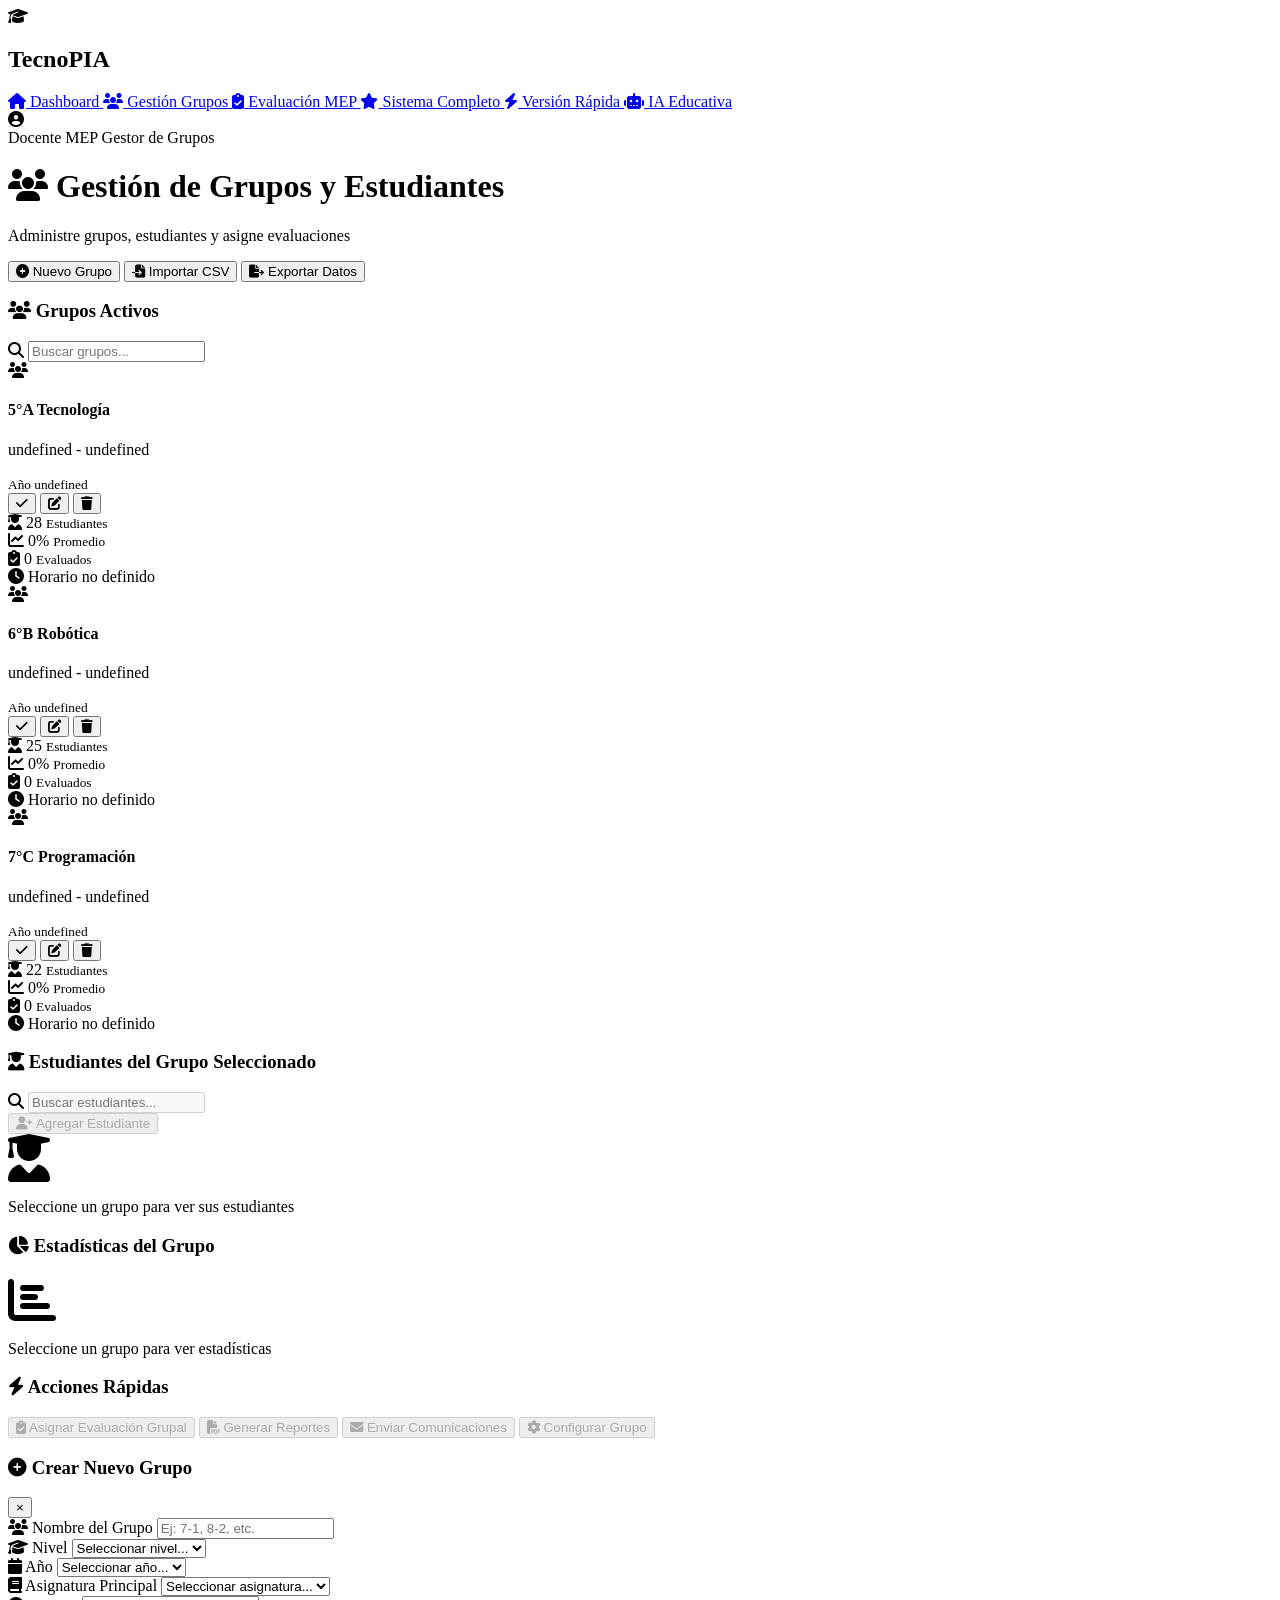
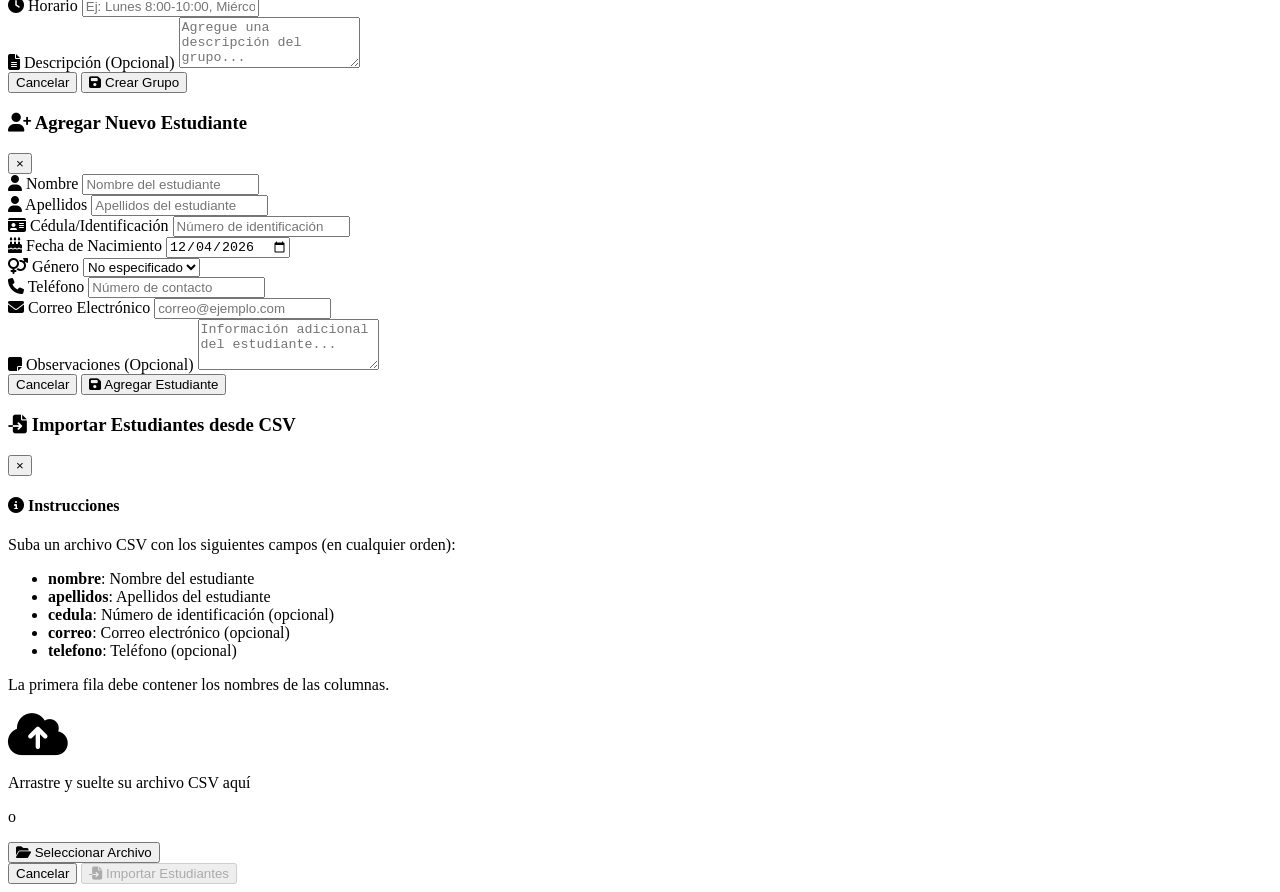
<file: sistemas/gestion-grupos.html>
<!DOCTYPE html>
<html lang="es">
<head>
    <meta charset="UTF-8">
    <meta name="viewport" content="width=device-width, initial-scale=1.0">
    <title>TecnoPIA - Gestión de Grupos</title>
    <link rel="stylesheet" href="../css/dashboard.css">
    <link rel="stylesheet" href="https://cdnjs.cloudflare.com/ajax/libs/font-awesome/6.4.0/css/all.min.css">
    <link href="https://fonts.googleapis.com/css2?family=Poppins:wght@300;400;500;600;700&display=swap" rel="stylesheet">
</head>
<body>
    <div class="container">
        <!-- Sidebar -->
        <aside class="sidebar">
            <div class="logo">
                <i class="fas fa-graduation-cap"></i>
                <h2>TecnoPIA</h2>
            </div>
            
            <nav class="menu">
                <a href="../dashboard.html" class="menu-item">
                    <i class="fas fa-home"></i>
                    <span>Dashboard</span>
                </a>
                <a href="gestion-grupos.html" class="menu-item active">
                    <i class="fas fa-users"></i>
                    <span>Gestión Grupos</span>
                </a>
                <a href="evaluacion-mep.html" class="menu-item">
                    <i class="fas fa-clipboard-check"></i>
                    <span>Evaluación MEP</span>
                </a>
                <a href="completo.html" class="menu-item">
                    <i class="fas fa-star"></i>
                    <span>Sistema Completo</span>
                </a>
                <a href="base.html" class="menu-item">
                    <i class="fas fa-bolt"></i>
                    <span>Versión Rápida</span>
                </a>
                <a href="ia.html" class="menu-item">
                    <i class="fas fa-robot"></i>
                    <span>IA Educativa</span>
                </a>
            </nav>
            
            <div class="user-info">
                <div class="user-avatar">
                    <i class="fas fa-user-circle"></i>
                </div>
                <div class="user-details">
                    <span class="user-name">Docente MEP</span>
                    <span class="user-role">Gestor de Grupos</span>
                </div>
            </div>
        </aside>

        <!-- Main Content -->
        <main class="main-content">
            <!-- Header -->
            <header class="header">
                <div class="header-title">
                    <h1><i class="fas fa-users"></i> Gestión de Grupos y Estudiantes</h1>
                    <p>Administre grupos, estudiantes y asigne evaluaciones</p>
                </div>
                <div class="header-actions">
                    <button class="btn btn-primary" id="nuevoGrupo">
                        <i class="fas fa-plus-circle"></i> Nuevo Grupo
                    </button>
                    <button class="btn btn-success" id="importarEstudiantes">
                        <i class="fas fa-file-import"></i> Importar CSV
                    </button>
                    <button class="btn btn-secondary" id="exportarGrupos">
                        <i class="fas fa-file-export"></i> Exportar Datos
                    </button>
                </div>
            </header>

            <!-- Contenido Principal -->
            <div class="content-grid">
                <!-- Panel de Grupos -->
                <div class="card">
                    <div class="card-header">
                        <h3><i class="fas fa-users"></i> Grupos Activos</h3>
                        <div class="card-actions">
                            <div class="search-box">
                                <i class="fas fa-search"></i>
                                <input type="text" id="buscarGrupos" placeholder="Buscar grupos...">
                            </div>
                        </div>
                    </div>
                    <div class="card-body">
                        <div class="grupos-container" id="listaGrupos">
                            <!-- Los grupos se cargarán aquí dinámicamente -->
                            <div class="grupo-placeholder">
                                <i class="fas fa-users fa-3x"></i>
                                <p>No hay grupos creados aún</p>
                                <button class="btn btn-primary" id="crearPrimerGrupo">
                                    <i class="fas fa-plus"></i> Crear primer grupo
                                </button>
                            </div>
                        </div>
                    </div>
                </div>

                <!-- Panel de Estudiantes -->
                <div class="card full-width">
                    <div class="card-header">
                        <h3><i class="fas fa-user-graduate"></i> Estudiantes del Grupo Seleccionado</h3>
                        <div class="card-actions">
                            <div class="search-box">
                                <i class="fas fa-search"></i>
                                <input type="text" id="buscarEstudiantes" placeholder="Buscar estudiantes..." disabled>
                            </div>
                            <button class="btn btn-primary" id="agregarEstudiante" disabled>
                                <i class="fas fa-user-plus"></i> Agregar Estudiante
                            </button>
                        </div>
                    </div>
                    <div class="card-body">
                        <div class="grupo-info" id="grupoInfo" style="display: none;">
                            <h4 id="nombreGrupoSeleccionado"></h4>
                            <div class="grupo-stats">
                                <div class="stat-item">
                                    <i class="fas fa-user-graduate"></i>
                                    <span id="totalEstudiantes">0</span>
                                    <small>Estudiantes</small>
                                </div>
                                <div class="stat-item">
                                    <i class="fas fa-chart-line"></i>
                                    <span id="promedioGrupo">0%</span>
                                    <small>Promedio</small>
                                </div>
                                <div class="stat-item">
                                    <i class="fas fa-check-circle"></i>
                                    <span id="evaluadosGrupo">0</span>
                                    <small>Evaluados</small>
                                </div>
                            </div>
                        </div>
                        
                        <div class="estudiantes-container" id="listaEstudiantes">
                            <div class="estudiante-placeholder">
                                <i class="fas fa-user-graduate fa-3x"></i>
                                <p>Seleccione un grupo para ver sus estudiantes</p>
                            </div>
                        </div>
                    </div>
                </div>

                <!-- Panel de Estadísticas -->
                <div class="card">
                    <div class="card-header">
                        <h3><i class="fas fa-chart-pie"></i> Estadísticas del Grupo</h3>
                    </div>
                    <div class="card-body">
                        <div class="stats-container" id="estadisticasGrupo">
                            <div class="chart-placeholder">
                                <i class="fas fa-chart-bar fa-3x"></i>
                                <p>Seleccione un grupo para ver estadísticas</p>
                            </div>
                        </div>
                    </div>
                </div>

                <!-- Panel de Acciones Rápidas -->
                <div class="card">
                    <div class="card-header">
                        <h3><i class="fas fa-bolt"></i> Acciones Rápidas</h3>
                    </div>
                    <div class="card-body">
                        <div class="quick-actions">
                            <button class="quick-action" id="asignarEvaluacionGrupal" disabled>
                                <i class="fas fa-clipboard-check"></i>
                                <span>Asignar Evaluación Grupal</span>
                            </button>
                            <button class="quick-action" id="generarReportesGrupales" disabled>
                                <i class="fas fa-file-pdf"></i>
                                <span>Generar Reportes</span>
                            </button>
                            <button class="quick-action" id="enviarComunicaciones" disabled>
                                <i class="fas fa-envelope"></i>
                                <span>Enviar Comunicaciones</span>
                            </button>
                            <button class="quick-action" id="configurarGrupo" disabled>
                                <i class="fas fa-cog"></i>
                                <span>Configurar Grupo</span>
                            </button>
                        </div>
                    </div>
                </div>
            </div>
        </main>
    </div>

    <!-- Modal para Nuevo Grupo -->
    <div class="modal" id="modalNuevoGrupo">
        <div class="modal-content">
            <div class="modal-header">
                <h3><i class="fas fa-plus-circle"></i> Crear Nuevo Grupo</h3>
                <button class="modal-close">&times;</button>
            </div>
            <div class="modal-body">
                <form id="formNuevoGrupo">
                    <div class="form-group">
                        <label for="nombreGrupo"><i class="fas fa-users"></i> Nombre del Grupo</label>
                        <input type="text" id="nombreGrupo" class="form-control" placeholder="Ej: 7-1, 8-2, etc." required>
                    </div>
                    
                    <div class="form-row">
                        <div class="form-group">
                            <label for="nivelGrupo"><i class="fas fa-graduation-cap"></i> Nivel</label>
                            <select id="nivelGrupo" class="form-control" required>
                                <option value="">Seleccionar nivel...</option>
                                <option value="primero">Primero</option>
                                <option value="segundo">Segundo</option>
                                <option value="tercero">Tercero</option>
                                <option value="cuarto">Cuarto</option>
                                <option value="quinto">Quinto</option>
                                <option value="sexto">Sexto</option>
                                <option value="septimo">Séptimo</option>
                                <option value="octavo">Octavo</option>
                                <option value="noveno">Noveno</option>
                                <option value="decimo">Décimo</option>
                                <option value="undecimo">Undécimo</option>
                            </select>
                        </div>
                        
                        <div class="form-group">
                            <label for="annoGrupo"><i class="fas fa-calendar"></i> Año</label>
                            <select id="annoGrupo" class="form-control" required>
                                <option value="">Seleccionar año...</option>
                                <option value="2024">2024</option>
                                <option value="2025">2025</option>
                                <option value="2026">2026</option>
                            </select>
                        </div>
                    </div>
                    
                    <div class="form-group">
                        <label for="asignaturaGrupo"><i class="fas fa-book"></i> Asignatura Principal</label>
                        <select id="asignaturaGrupo" class="form-control" required>
                            <option value="">Seleccionar asignatura...</option>
                            <option value="matematica">Matemáticas</option>
                            <option value="espanol">Español</option>
                            <option value="ciencias">Ciencias</option>
                            <option value="estudios">Estudios Sociales</option>
                            <option value="ingles">Inglés</option>
                            <option value="tecnologia">Tecnología</option>
                            <option value="artes">Artes</option>
                            <option value="musica">Música</option>
                            <option value="educacion fisica">Educación Física</option>
                        </select>
                    </div>
                    
                    <div class="form-group">
                        <label for="horarioGrupo"><i class="fas fa-clock"></i> Horario</label>
                        <input type="text" id="horarioGrupo" class="form-control" placeholder="Ej: Lunes 8:00-10:00, Miércoles 9:00-11:00">
                    </div>
                    
                    <div class="form-group">
                        <label for="descripcionGrupo"><i class="fas fa-file-alt"></i> Descripción (Opcional)</label>
                        <textarea id="descripcionGrupo" class="form-control" rows="3" placeholder="Agregue una descripción del grupo..."></textarea>
                    </div>
                    
                    <div class="form-actions">
                        <button type="button" class="btn btn-secondary modal-close">Cancelar</button>
                        <button type="submit" class="btn btn-primary">
                            <i class="fas fa-save"></i> Crear Grupo
                        </button>
                    </div>
                </form>
            </div>
        </div>
    </div>

    <!-- Modal para Nuevo Estudiante -->
    <div class="modal" id="modalNuevoEstudiante">
        <div class="modal-content">
            <div class="modal-header">
                <h3><i class="fas fa-user-plus"></i> Agregar Nuevo Estudiante</h3>
                <button class="modal-close">&times;</button>
            </div>
            <div class="modal-body">
                <form id="formNuevoEstudiante">
                    <div class="form-row">
                        <div class="form-group">
                            <label for="nombreEstudiante"><i class="fas fa-user"></i> Nombre</label>
                            <input type="text" id="nombreEstudiante" class="form-control" placeholder="Nombre del estudiante" required>
                        </div>
                        
                        <div class="form-group">
                            <label for="apellidosEstudiante"><i class="fas fa-user"></i> Apellidos</label>
                            <input type="text" id="apellidosEstudiante" class="form-control" placeholder="Apellidos del estudiante" required>
                        </div>
                    </div>
                    
                    <div class="form-row">
                        <div class="form-group">
                            <label for="cedulaEstudiante"><i class="fas fa-id-card"></i> Cédula/Identificación</label>
                            <input type="text" id="cedulaEstudiante" class="form-control" placeholder="Número de identificación">
                        </div>
                        
                        <div class="form-group">
                            <label for="fechaNacimiento"><i class="fas fa-birthday-cake"></i> Fecha de Nacimiento</label>
                            <input type="date" id="fechaNacimiento" class="form-control">
                        </div>
                    </div>
                    
                    <div class="form-row">
                        <div class="form-group">
                            <label for="generoEstudiante"><i class="fas fa-venus-mars"></i> Género</label>
                            <select id="generoEstudiante" class="form-control">
                                <option value="">No especificado</option>
                                <option value="masculino">Masculino</option>
                                <option value="femenino">Femenino</option>
                                <option value="otro">Otro</option>
                            </select>
                        </div>
                        
                        <div class="form-group">
                            <label for="telefonoEstudiante"><i class="fas fa-phone"></i> Teléfono</label>
                            <input type="tel" id="telefonoEstudiante" class="form-control" placeholder="Número de contacto">
                        </div>
                    </div>
                    
                    <div class="form-group">
                        <label for="correoEstudiante"><i class="fas fa-envelope"></i> Correo Electrónico</label>
                        <input type="email" id="correoEstudiante" class="form-control" placeholder="correo@ejemplo.com">
                    </div>
                    
                    <div class="form-group">
                        <label for="observacionesEstudiante"><i class="fas fa-sticky-note"></i> Observaciones (Opcional)</label>
                        <textarea id="observacionesEstudiante" class="form-control" rows="3" placeholder="Información adicional del estudiante..."></textarea>
                    </div>
                    
                    <div class="form-actions">
                        <button type="button" class="btn btn-secondary modal-close">Cancelar</button>
                        <button type="submit" class="btn btn-primary">
                            <i class="fas fa-save"></i> Agregar Estudiante
                        </button>
                    </div>
                </form>
            </div>
        </div>
    </div>

    <!-- Modal para Importar CSV -->
    <div class="modal" id="modalImportarCSV">
        <div class="modal-content">
            <div class="modal-header">
                <h3><i class="fas fa-file-import"></i> Importar Estudiantes desde CSV</h3>
                <button class="modal-close">&times;</button>
            </div>
            <div class="modal-body">
                <div class="import-instructions">
                    <h4><i class="fas fa-info-circle"></i> Instrucciones</h4>
                    <p>Suba un archivo CSV con los siguientes campos (en cualquier orden):</p>
                    <ul>
                        <li><strong>nombre</strong>: Nombre del estudiante</li>
                        <li><strong>apellidos</strong>: Apellidos del estudiante</li>
                        <li><strong>cedula</strong>: Número de identificación (opcional)</li>
                        <li><strong>correo</strong>: Correo electrónico (opcional)</li>
                        <li><strong>telefono</strong>: Teléfono (opcional)</li>
                    </ul>
                    <p>La primera fila debe contener los nombres de las columnas.</p>
                </div>
                
                <div class="import-upload">
                    <div class="upload-area" id="dropArea">
                        <i class="fas fa-cloud-upload-alt fa-3x"></i>
                        <p>Arrastre y suelte su archivo CSV aquí</p>
                        <p>o</p>
                        <button class="btn btn-primary" id="browseFiles">
                            <i class="fas fa-folder-open"></i> Seleccionar Archivo
                        </button>
                        <input type="file" id="fileInput" accept=".csv" style="display: none;">
                    </div>
                    
                    <div class="import-preview" id="importPreview" style="display: none;">
                        <h5>Vista Previa de Datos</h5>
                        <div class="preview-table-container">
                            <table class="preview-table" id="previewTable">
                                <!-- Vista previa de datos -->
                            </table>
                        </div>
                    </div>
                </div>
                
                <div class="form-actions">
                    <button type="button" class="btn btn-secondary modal-close">Cancelar</button>
                    <button type="button" class="btn btn-primary" id="confirmarImportacion" disabled>
                        <i class="fas fa-file-import"></i> Importar Estudiantes
                    </button>
                </div>
            </div>
        </div>
    </div>

    <script src="../js/gestor-grupos-mep.js"></script>
    <script src="gestion-grupos.js"></script>
</body>
</html>
</file>
<file: css/dashboard.css>
/* dashboard.css - Estilos específicos para el Dashboard TecnoPIA */

/* Variables de color consistentes con TecnoPIA */
:root {
    --primary-gradient: linear-gradient(135deg, #3b82f6 0%, #8b5cf6 100%);
    --secondary-gradient: linear-gradient(135deg, #10b981 0%, #3b82f6 100%);
    --accent-gradient: linear-gradient(135deg, #f59e0b 0%, #ef4444 100%);
    --glass-bg: rgba(255, 255, 255, 0.05);
    --glass-border: rgba(255, 255, 255, 0.1);
    --glass-dark-bg: rgba(15, 23, 42, 0.8);
}

/* Animaciones específicas para dashboard */
@keyframes fadeIn {
    from { opacity: 0; transform: translateY(10px); }
    to { opacity: 1; transform: translateY(0); }
}

@keyframes pulse {
    0%, 100% { transform: scale(1); }
    50% { transform: scale(1.05); }
}

@keyframes slideInRight {
    from { opacity: 0; transform: translateX(20px); }
    to { opacity: 1; transform: translateX(0); }
}

/* Clases utilitarias para dashboard */
.fade-in {
    animation: fadeIn 0.5s ease-out forwards;
}

.slide-in-right {
    animation: slideInRight 0.6s ease-out forwards;
}

.pulse-on-hover:hover {
    animation: pulse 0.3s ease-in-out;
}

/* Estilos para botones del dashboard */
.btn-dashboard-primary {
    background: var(--primary-gradient);
    color: white;
    border: none;
    padding: 0.75rem 1.5rem;
    border-radius: 0.75rem;
    font-weight: 600;
    cursor: pointer;
    transition: all 0.3s ease;
    position: relative;
    overflow: hidden;
}

.btn-dashboard-primary:hover {
    transform: translateY(-2px);
    box-shadow: 0 10px 25px rgba(59, 130, 246, 0.3);
}

.btn-dashboard-primary::after {
    content: '';
    position: absolute;
    top: 0;
    left: -100%;
    width: 100%;
    height: 100%;
    background: linear-gradient(90deg, transparent, rgba(255, 255, 255, 0.2), transparent);
    transition: left 0.7s;
}

.btn-dashboard-primary:hover::after {
    left: 100%;
}

/* Estilos para cards de saberes */
.saber-card {
    background: rgba(255, 255, 255, 0.03);
    border: 1px solid rgba(255, 255, 255, 0.05);
    border-radius: 0.75rem;
    padding: 1rem;
    margin-bottom: 0.75rem;
    transition: all 0.3s ease;
    cursor: pointer;
    position: relative;
    overflow: hidden;
}

.saber-card:hover {
    background: rgba(59, 130, 246, 0.1);
    border-color: rgba(59, 130, 246, 0.3);
    transform: translateX(5px);
}

.saber-card.selected {
    background: rgba(59, 130, 246, 0.15);
    border-color: rgba(59, 130, 246, 0.5);
    border-left: 4px solid #3b82f6;
}

.saber-card .saber-header {
    display: flex;
    align-items: flex-start;
    gap: 0.75rem;
    margin-bottom: 0.5rem;
}

.saber-card .saber-icon {
    width: 2rem;
    height: 2rem;
    border-radius: 0.5rem;
    background: var(--primary-gradient);
    display: flex;
    align-items: center;
    justify-content: center;
    flex-shrink: 0;
}

.saber-card .saber-title {
    font-weight: 600;
    font-size: 0.95rem;
    color: #f1f5f9;
}

.saber-card .saber-description {
    font-size: 0.85rem;
    color: #94a3b8;
    line-height: 1.4;
    margin-left: 2.75rem;
}

/* Badges para el dashboard */
.badge-dashboard {
    display: inline-flex;
    align-items: center;
    padding: 0.25rem 0.75rem;
    border-radius: 9999px;
    font-size: 0.75rem;
    font-weight: 600;
    text-transform: uppercase;
    letter-spacing: 0.05em;
}

.badge-level {
    background: linear-gradient(135deg, #8b5cf6, #ec4899);
    color: white;
}

.badge-area {
    background: linear-gradient(135deg, #10b981, #3b82f6);
    color: white;
}

/* Estilos para el panel de saberes seleccionados */
.selected-saber-item {
    background: rgba(59, 130, 246, 0.1);
    border: 1px solid rgba(59, 130, 246, 0.2);
    border-radius: 0.5rem;
    padding: 0.75rem;
    margin-bottom: 0.5rem;
    display: flex;
    justify-content: space-between;
    align-items: center;
    animation: fadeIn 0.3s ease-out;
}

.selected-saber-item .saber-info {
    flex: 1;
}

.selected-saber-item .saber-actions {
    display: flex;
    gap: 0.5rem;
}

.selected-saber-item .remove-btn {
    background: rgba(239, 68, 68, 0.2);
    color: #f87171;
    border: none;
    width: 1.75rem;
    height: 1.75rem;
    border-radius: 0.375rem;
    display: flex;
    align-items: center;
    justify-content: center;
    cursor: pointer;
    transition: all 0.2s;
}

.selected-saber-item .remove-btn:hover {
    background: rgba(239, 68, 68, 0.3);
    transform: scale(1.1);
}

/* Estilos para tabs personalizados */
.tab-content {
    display: none;
}

.tab-content.active {
    display: block;
    animation: fadeIn 0.5s ease-out;
}

/* Estilos para el selector de nivel */
.nivel-btn {
    transition: all 0.3s ease;
}

.nivel-btn:hover {
    transform: translateY(-3px);
    box-shadow: 0 10px 20px rgba(0, 0, 0, 0.2);
}

.nivel-btn.active {
    background: rgba(59, 130, 246, 0.3);
    border: 2px solid #3b82f6;
    transform: translateY(-3px);
}

/* Estilos para el selector de áreas */
.area-btn {
    transition: all 0.3s ease;
}

.area-btn:hover {
    transform: translateY(-2px);
    box-shadow: 0 5px 15px rgba(0, 0, 0, 0.1);
}

.area-btn.active {
    background: rgba(59, 130, 246, 0.2);
    border: 2px solid #3b82f6;
}

/* Scrollbar personalizado para el dashboard */
.dashboard-scrollbar::-webkit-scrollbar {
    width: 6px;
}

.dashboard-scrollbar::-webkit-scrollbar-track {
    background: rgba(255, 255, 255, 0.05);
    border-radius: 3px;
}

.dashboard-scrollbar::-webkit-scrollbar-thumb {
    background: linear-gradient(180deg, #3b82f6, #8b5cf6);
    border-radius: 3px;
}

.dashboard-scrollbar::-webkit-scrollbar-thumb:hover {
    background: linear-gradient(180deg, #2563eb, #7c3aed);
}

/* Estilos para cards de sistema */
.system-card {
    transition: all 0.3s cubic-bezier(0.4, 0, 0.2, 1);
    position: relative;
    overflow: hidden;
}

.system-card::before {
    content: '';
    position: absolute;
    top: 0;
    left: -100%;
    width: 100%;
    height: 100%;
    background: linear-gradient(90deg, transparent, rgba(255, 255, 255, 0.1), transparent);
    transition: left 0.7s;
}

.system-card:hover::before {
    left: 100%;
}

.system-card:hover {
    transform: translateY(-8px);
    box-shadow: 0 20px 40px rgba(0, 0, 0, 0.3);
}

/* Estilos para recursos */
.resource-card {
    transition: all 0.3s ease;
}

.resource-card:hover {
    transform: translateY(-4px);
    box-shadow: 0 15px 30px rgba(0, 0, 0, 0.2);
}

/* Estilos para estado vacío */
.empty-state {
    padding: 3rem 1rem;
    text-align: center;
    color: #64748b;
}

.empty-state-icon {
    font-size: 3rem;
    margin-bottom: 1rem;
    opacity: 0.5;
}

/* Responsive adjustments */
@media (max-width: 768px) {
    .dashboard-title {
        font-size: 2rem !important;
    }
    
    .system-card {
        margin-bottom: 1rem;
    }
    
    .selected-saber-item {
        flex-direction: column;
        align-items: flex-start;
        gap: 0.5rem;
    }
    
    .selected-saber-item .saber-actions {
        align-self: flex-end;
    }
}

/* Efectos de carga */
.loading-shimmer {
    background: linear-gradient(90deg, 
        rgba(255, 255, 255, 0) 0%, 
        rgba(255, 255, 255, 0.05) 50%, 
        rgba(255, 255, 255, 0) 100%);
    background-size: 200% 100%;
    animation: shimmer 1.5s infinite;
}

@keyframes shimmer {
    0% { background-position: -200% 0; }
    100% { background-position: 200% 0; }
}

/* Dashboard Styles for TecnoPIA */

/* Dashboard Layout */
.dashboard-grid {
    display: grid;
    gap: 1.5rem;
    grid-template-columns: repeat(auto-fit, minmax(300px, 1fr));
}

/* Stats Cards */
.stat-card {
    background: rgba(255, 255, 255, 0.1);
    backdrop-filter: blur(10px);
    border: 1px solid rgba(255, 255, 255, 0.2);
    border-radius: 1rem;
    padding: 1.5rem;
    transition: all 0.3s ease;
    position: relative;
    overflow: hidden;
}

.stat-card:hover {
    transform: translateY(-5px);
    box-shadow: 0 15px 35px rgba(0, 0, 0, 0.2);
    border-color: rgba(255, 255, 255, 0.3);
}

.stat-card::before {
    content: '';
    position: absolute;
    top: 0;
    left: 0;
    right: 0;
    height: 4px;
    background: linear-gradient(90deg, var(--gradient-start), var(--gradient-end));
}

.stat-card.green::before { --gradient-start: #11998e; --gradient-end: #38ef7d; }
.stat-card.blue::before { --gradient-start: #4facfe; --gradient-end: #00f2fe; }
.stat-card.purple::before { --gradient-start: #a18cd1; --gradient-end: #fbc2eb; }
.stat-card.orange::before { --gradient-start: #f093fb; --gradient-end: #f5576c; }

/* Progress Bars */
.progress-bar {
    background: rgba(255, 255, 255, 0.1);
    border-radius: 10px;
    overflow: hidden;
    height: 8px;
    margin: 0.5rem 0;
}

.progress-fill {
    height: 100%;
    background: linear-gradient(90deg, #4facfe, #00f2fe);
    border-radius: 10px;
    transition: width 1s ease-in-out;
}

/* Groups List */
.group-item {
    background: rgba(255, 255, 255, 0.05);
    border: 1px solid rgba(255, 255, 255, 0.1);
    border-radius: 0.75rem;
    padding: 1rem;
    margin-bottom: 0.75rem;
    transition: all 0.3s ease;
    cursor: pointer;
}

.group-item:hover {
    background: rgba(255, 255, 255, 0.1);
    border-color: rgba(255, 255, 255, 0.2);
    transform: translateX(5px);
}

.group-item-header {
    display: flex;
    justify-content: space-between;
    align-items: center;
    margin-bottom: 0.5rem;
}

.group-stats {
    display: flex;
    gap: 1rem;
    font-size: 0.875rem;
    color: rgba(255, 255, 255, 0.7);
}

.group-actions {
    display: flex;
    gap: 0.5rem;
    margin-top: 0.75rem;
}

/* Quick Actions */
.quick-actions-grid {
    display: grid;
    grid-template-columns: repeat(auto-fit, minmax(150px, 1fr));
    gap: 1rem;
}

.quick-action-btn {
    background: rgba(255, 255, 255, 0.05);
    border: 1px solid rgba(255, 255, 255, 0.1);
    border-radius: 0.75rem;
    padding: 1.5rem 1rem;
    display: flex;
    flex-direction: column;
    align-items: center;
    justify-content: center;
    transition: all 0.3s ease;
    cursor: pointer;
}

.quick-action-btn:hover {
    background: rgba(255, 255, 255, 0.1);
    border-color: rgba(255, 255, 255, 0.2);
    transform: translateY(-3px);
}

.quick-action-btn i {
    font-size: 2rem;
    margin-bottom: 0.5rem;
    background: linear-gradient(135deg, var(--icon-start), var(--icon-end));
    -webkit-background-clip: text;
    -webkit-text-fill-color: transparent;
}

.quick-action-btn.evaluate { --icon-start: #4facfe; --icon-end: #00f2fe; }
.quick-action-btn.attendance { --icon-start: #11998e; --icon-end: #38ef7d; }
.quick-action-btn.reports { --icon-start: #a18cd1; --icon-end: #fbc2eb; }
.quick-action-btn.planning { --icon-start: #f093fb; --icon-end: #f5576c; }

/* Activities Timeline */
.activity-timeline {
    position: relative;
    padding-left: 2rem;
}

.activity-timeline::before {
    content: '';
    position: absolute;
    left: 10px;
    top: 0;
    bottom: 0;
    width: 2px;
    background: linear-gradient(to bottom, #4facfe, #00f2fe);
}

.activity-item {
    position: relative;
    margin-bottom: 1.5rem;
    padding-left: 1rem;
}

.activity-item::before {
    content: '';
    position: absolute;
    left: -16px;
    top: 5px;
    width: 12px;
    height: 12px;
    border-radius: 50%;
    background: #4facfe;
    border: 2px solid white;
}

.activity-item.meeting::before { background: #4facfe; }
.activity-item.deadline::before { background: #f5576c; }
.activity-item.training::before { background: #38ef7d; }

/* Responsive Design */
@media (max-width: 768px) {
    .dashboard-grid {
        grid-template-columns: 1fr;
    }
    
    .quick-actions-grid {
        grid-template-columns: repeat(2, 1fr);
    }
    
    .group-item-header {
        flex-direction: column;
        align-items: flex-start;
        gap: 0.5rem;
    }
    
    .group-stats {
        flex-wrap: wrap;
    }
}

/* Loading Animation */
.loading-spinner {
    width: 40px;
    height: 40px;
    border: 3px solid rgba(255, 255, 255, 0.1);
    border-top-color: #4facfe;
    border-radius: 50%;
    animation: spin 1s linear infinite;
    margin: 2rem auto;
}

@keyframes spin {
    to { transform: rotate(360deg); }
}

/* Empty State */
.empty-state {
    text-align: center;
    padding: 3rem 1rem;
    color: rgba(255, 255, 255, 0.5);
}

.empty-state i {
    font-size: 3rem;
    margin-bottom: 1rem;
    opacity: 0.5;
}

/* Notifications */
.notification-badge {
    position: absolute;
    top: -8px;
    right: -8px;
    background: #f5576c;
    color: white;
    border-radius: 50%;
    width: 20px;
    height: 20px;
    display: flex;
    align-items: center;
    justify-content: center;
    font-size: 0.75rem;
    font-weight: bold;
}

/* Tooltips */
.tooltip {
    position: relative;
}

.tooltip:hover::after {
    content: attr(data-tooltip);
    position: absolute;
    bottom: 100%;
    left: 50%;
    transform: translateX(-50%);
    background: rgba(0, 0, 0, 0.8);
    color: white;
    padding: 0.5rem 1rem;
    border-radius: 0.5rem;
    font-size: 0.875rem;
    white-space: nowrap;
    z-index: 1000;
    margin-bottom: 0.5rem;
}

/* Print Styles */
@media print {
    .no-print {
        display: none !important;
    }
    
    .stat-card {
        break-inside: avoid;
        border: 1px solid #ccc;
        background: white;
        color: black;
    }
    
    body {
        background: white !important;
        color: black !important;
    }
}
</file>
